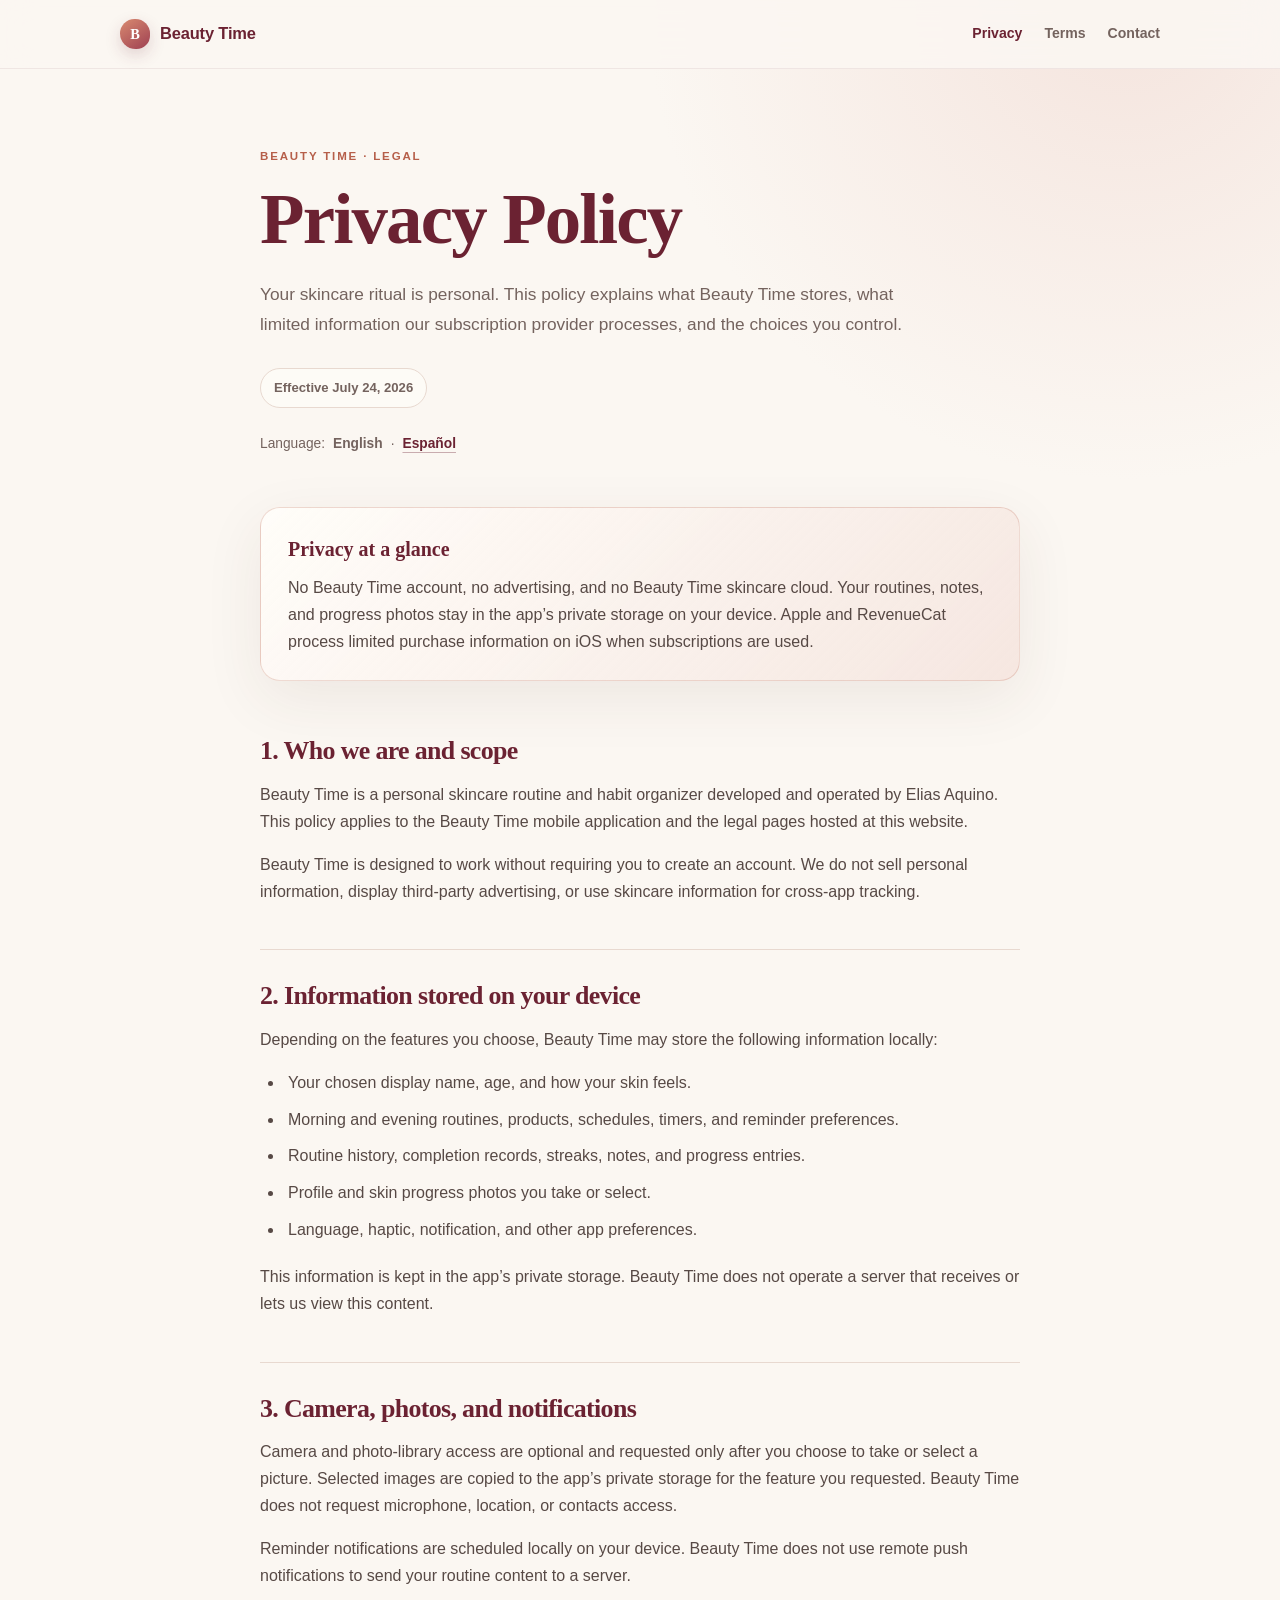
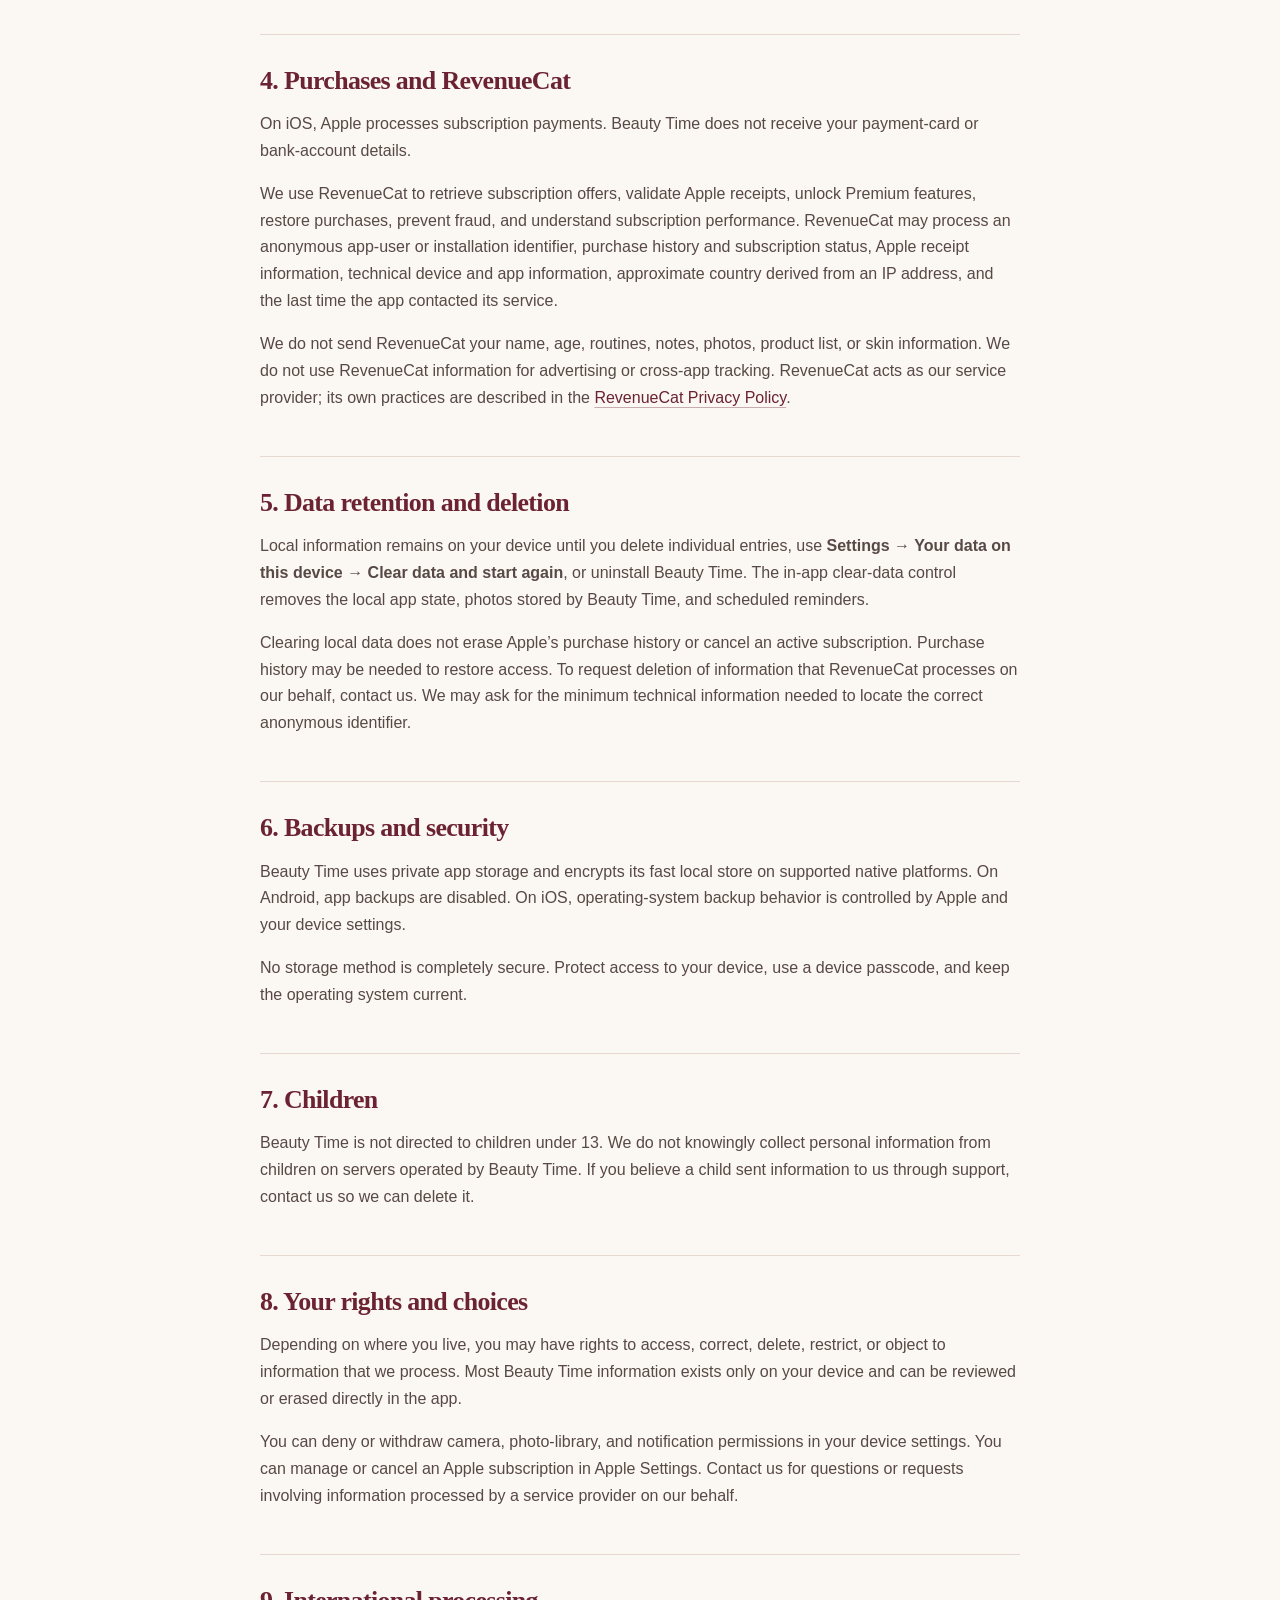
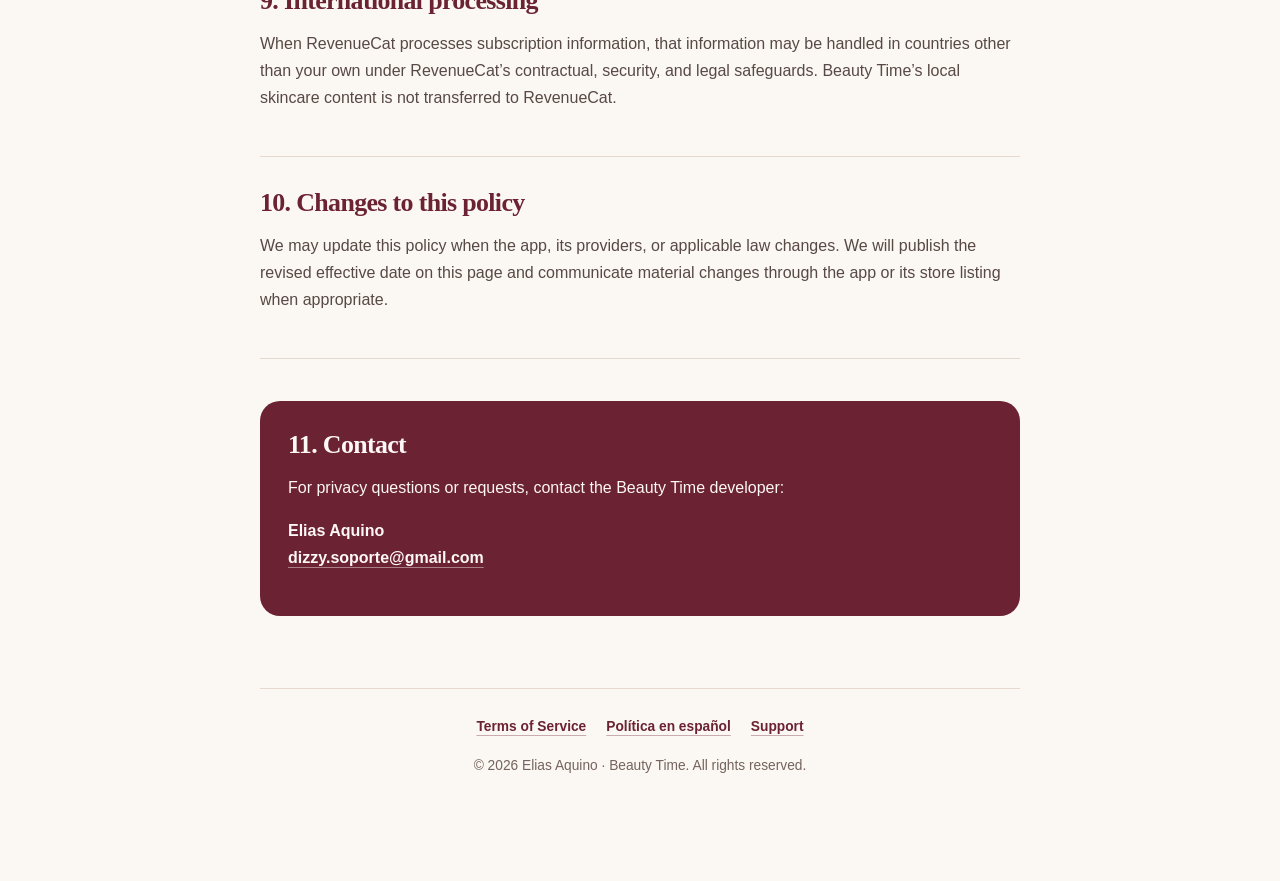
<file: index.html>
<!DOCTYPE html>
<html lang="en">
<head>
    <meta charset="UTF-8">
    <meta name="viewport" content="width=device-width, initial-scale=1.0">
    <meta name="description" content="Beauty Time Privacy Policy: learn how routines, photos, reminders, and subscription information are handled.">
    <meta name="theme-color" content="#fbf7f2">
    <meta property="og:title" content="Privacy Policy · Beauty Time">
    <meta property="og:description" content="Clear privacy for your personal skincare ritual.">
    <meta property="og:type" content="website">
    <link rel="canonical" href="https://draco163.github.io/Beauty-Time-Terms-Policy/">
    <title>Privacy Policy · Beauty Time</title>
    <link rel="stylesheet" href="style.css">
</head>
<body>
    <header class="site-header">
        <div class="header-inner">
            <a class="brand" href="index.html" aria-label="Beauty Time privacy">
                <span class="brand-mark" aria-hidden="true">B</span>
                <span>Beauty Time</span>
            </a>
            <nav class="site-nav" aria-label="Legal navigation">
                <a href="index.html" aria-current="page">Privacy</a>
                <a href="terms.html">Terms</a>
                <a class="optional-link" href="#contact">Contact</a>
            </nav>
        </div>
    </header>

    <main class="container">
        <span class="eyebrow">Beauty Time · Legal</span>
        <h1>Privacy Policy</h1>
        <p class="intro">Your skincare ritual is personal. This policy explains what Beauty Time stores, what limited information our subscription provider processes, and the choices you control.</p>
        <span class="last-updated">Effective July 24, 2026</span>
        <p class="language-switch">Language: <strong>English</strong> · <a href="privacy-es.html" hreflang="es">Español</a></p>

        <div class="summary">
            <strong>Privacy at a glance</strong>
            <p>No Beauty Time account, no advertising, and no Beauty Time skincare cloud. Your routines, notes, and progress photos stay in the app’s private storage on your device. Apple and RevenueCat process limited purchase information on iOS when subscriptions are used.</p>
        </div>

        <section>
            <h2>1. Who we are and scope</h2>
            <p>Beauty Time is a personal skincare routine and habit organizer developed and operated by Elias Aquino. This policy applies to the Beauty Time mobile application and the legal pages hosted at this website.</p>
            <p>Beauty Time is designed to work without requiring you to create an account. We do not sell personal information, display third-party advertising, or use skincare information for cross-app tracking.</p>
        </section>

        <section>
            <h2>2. Information stored on your device</h2>
            <p>Depending on the features you choose, Beauty Time may store the following information locally:</p>
            <ul>
                <li>Your chosen display name, age, and how your skin feels.</li>
                <li>Morning and evening routines, products, schedules, timers, and reminder preferences.</li>
                <li>Routine history, completion records, streaks, notes, and progress entries.</li>
                <li>Profile and skin progress photos you take or select.</li>
                <li>Language, haptic, notification, and other app preferences.</li>
            </ul>
            <p>This information is kept in the app’s private storage. Beauty Time does not operate a server that receives or lets us view this content.</p>
        </section>

        <section>
            <h2>3. Camera, photos, and notifications</h2>
            <p>Camera and photo-library access are optional and requested only after you choose to take or select a picture. Selected images are copied to the app’s private storage for the feature you requested. Beauty Time does not request microphone, location, or contacts access.</p>
            <p>Reminder notifications are scheduled locally on your device. Beauty Time does not use remote push notifications to send your routine content to a server.</p>
        </section>

        <section>
            <h2>4. Purchases and RevenueCat</h2>
            <p>On iOS, Apple processes subscription payments. Beauty Time does not receive your payment-card or bank-account details.</p>
            <p>We use RevenueCat to retrieve subscription offers, validate Apple receipts, unlock Premium features, restore purchases, prevent fraud, and understand subscription performance. RevenueCat may process an anonymous app-user or installation identifier, purchase history and subscription status, Apple receipt information, technical device and app information, approximate country derived from an IP address, and the last time the app contacted its service.</p>
            <p>We do not send RevenueCat your name, age, routines, notes, photos, product list, or skin information. We do not use RevenueCat information for advertising or cross-app tracking. RevenueCat acts as our service provider; its own practices are described in the <a href="https://www.revenuecat.com/privacy/" rel="noopener noreferrer">RevenueCat Privacy Policy</a>.</p>
        </section>

        <section>
            <h2>5. Data retention and deletion</h2>
            <p>Local information remains on your device until you delete individual entries, use <strong>Settings → Your data on this device → Clear data and start again</strong>, or uninstall Beauty Time. The in-app clear-data control removes the local app state, photos stored by Beauty Time, and scheduled reminders.</p>
            <p>Clearing local data does not erase Apple’s purchase history or cancel an active subscription. Purchase history may be needed to restore access. To request deletion of information that RevenueCat processes on our behalf, contact us. We may ask for the minimum technical information needed to locate the correct anonymous identifier.</p>
        </section>

        <section>
            <h2>6. Backups and security</h2>
            <p>Beauty Time uses private app storage and encrypts its fast local store on supported native platforms. On Android, app backups are disabled. On iOS, operating-system backup behavior is controlled by Apple and your device settings.</p>
            <p>No storage method is completely secure. Protect access to your device, use a device passcode, and keep the operating system current.</p>
        </section>

        <section>
            <h2>7. Children</h2>
            <p>Beauty Time is not directed to children under 13. We do not knowingly collect personal information from children on servers operated by Beauty Time. If you believe a child sent information to us through support, contact us so we can delete it.</p>
        </section>

        <section>
            <h2>8. Your rights and choices</h2>
            <p>Depending on where you live, you may have rights to access, correct, delete, restrict, or object to information that we process. Most Beauty Time information exists only on your device and can be reviewed or erased directly in the app.</p>
            <p>You can deny or withdraw camera, photo-library, and notification permissions in your device settings. You can manage or cancel an Apple subscription in Apple Settings. Contact us for questions or requests involving information processed by a service provider on our behalf.</p>
        </section>

        <section>
            <h2>9. International processing</h2>
            <p>When RevenueCat processes subscription information, that information may be handled in countries other than your own under RevenueCat’s contractual, security, and legal safeguards. Beauty Time’s local skincare content is not transferred to RevenueCat.</p>
        </section>

        <section>
            <h2>10. Changes to this policy</h2>
            <p>We may update this policy when the app, its providers, or applicable law changes. We will publish the revised effective date on this page and communicate material changes through the app or its store listing when appropriate.</p>
        </section>

        <section class="contact-card" id="contact">
            <h2>11. Contact</h2>
            <p>For privacy questions or requests, contact the Beauty Time developer:</p>
            <p><strong>Elias Aquino</strong><br><a href="mailto:dizzy.soporte@gmail.com">dizzy.soporte@gmail.com</a></p>
        </section>

        <footer class="footer">
            <div class="footer-links">
                <a href="terms.html">Terms of Service</a>
                <a href="privacy-es.html" hreflang="es">Política en español</a>
                <a href="mailto:dizzy.soporte@gmail.com">Support</a>
            </div>
            <p>&copy; 2026 Elias Aquino · Beauty Time. All rights reserved.</p>
        </footer>
    </main>
</body>
</html>
</file>
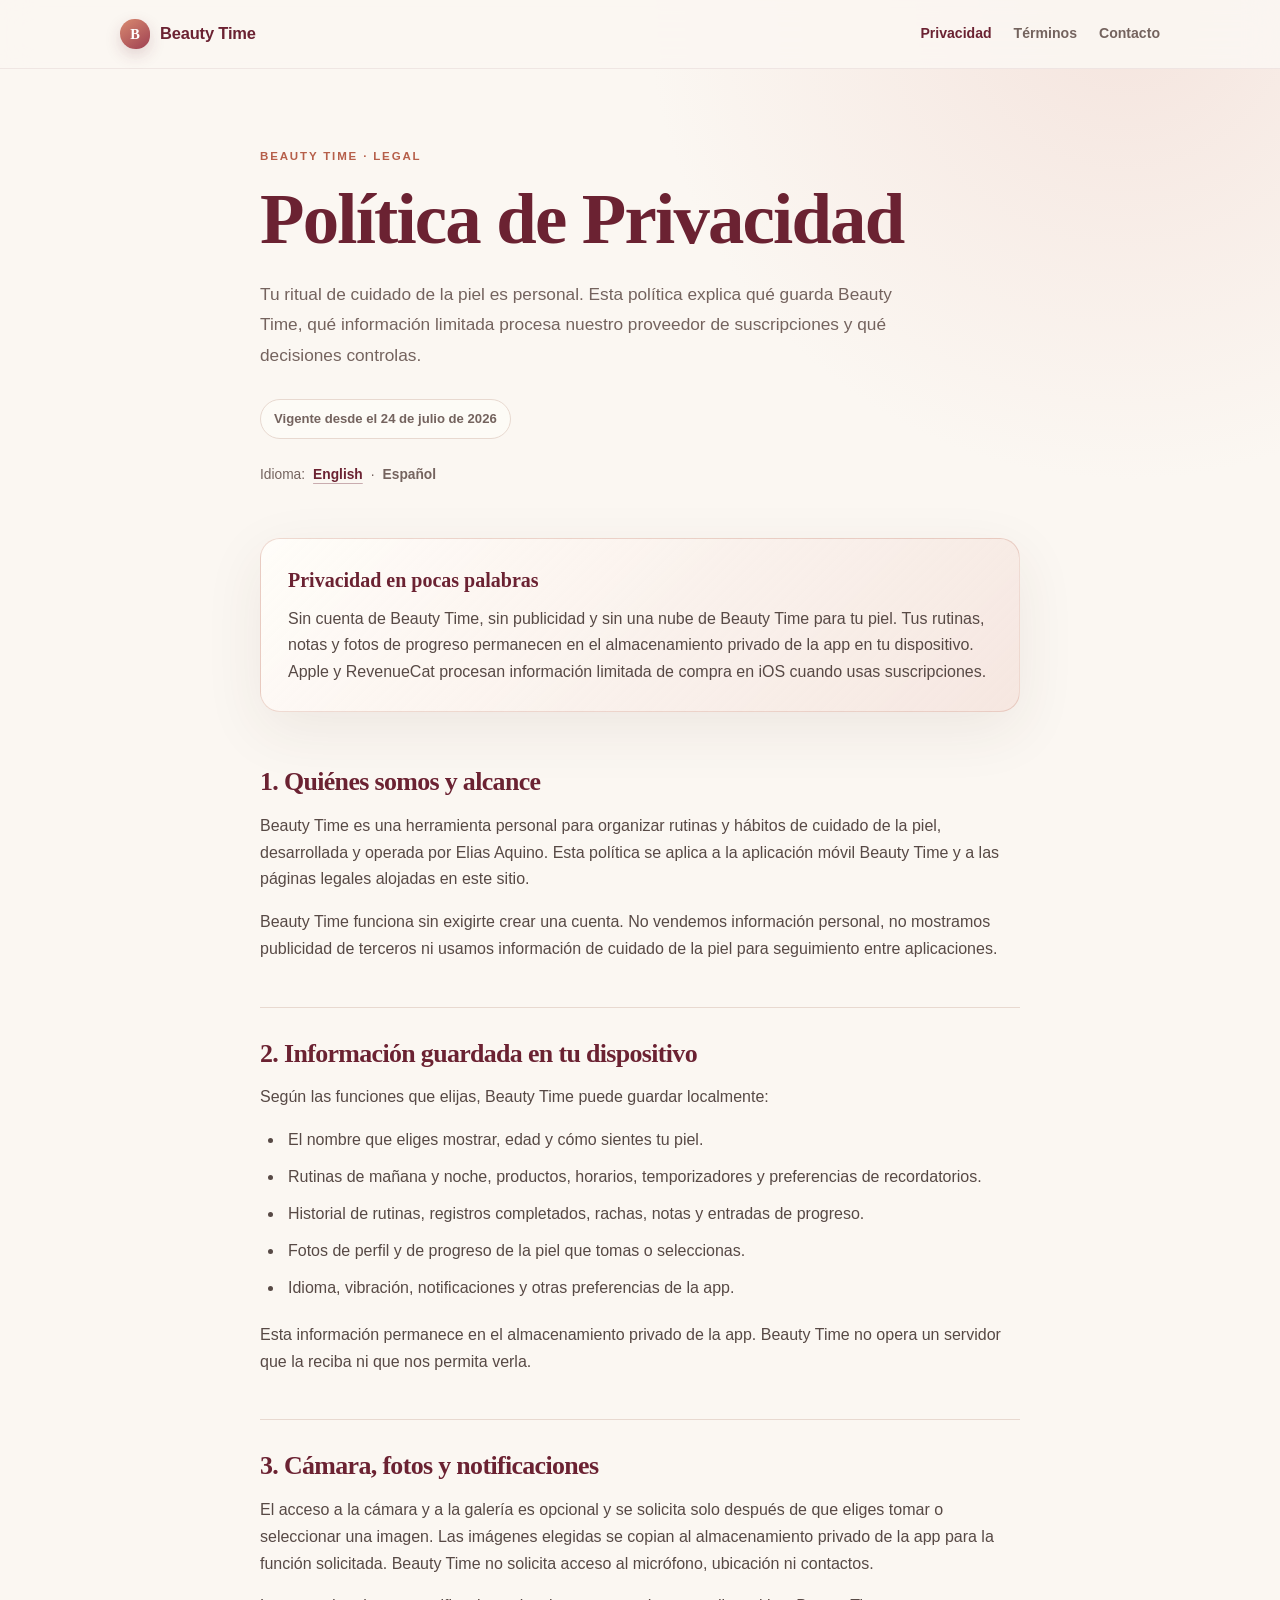
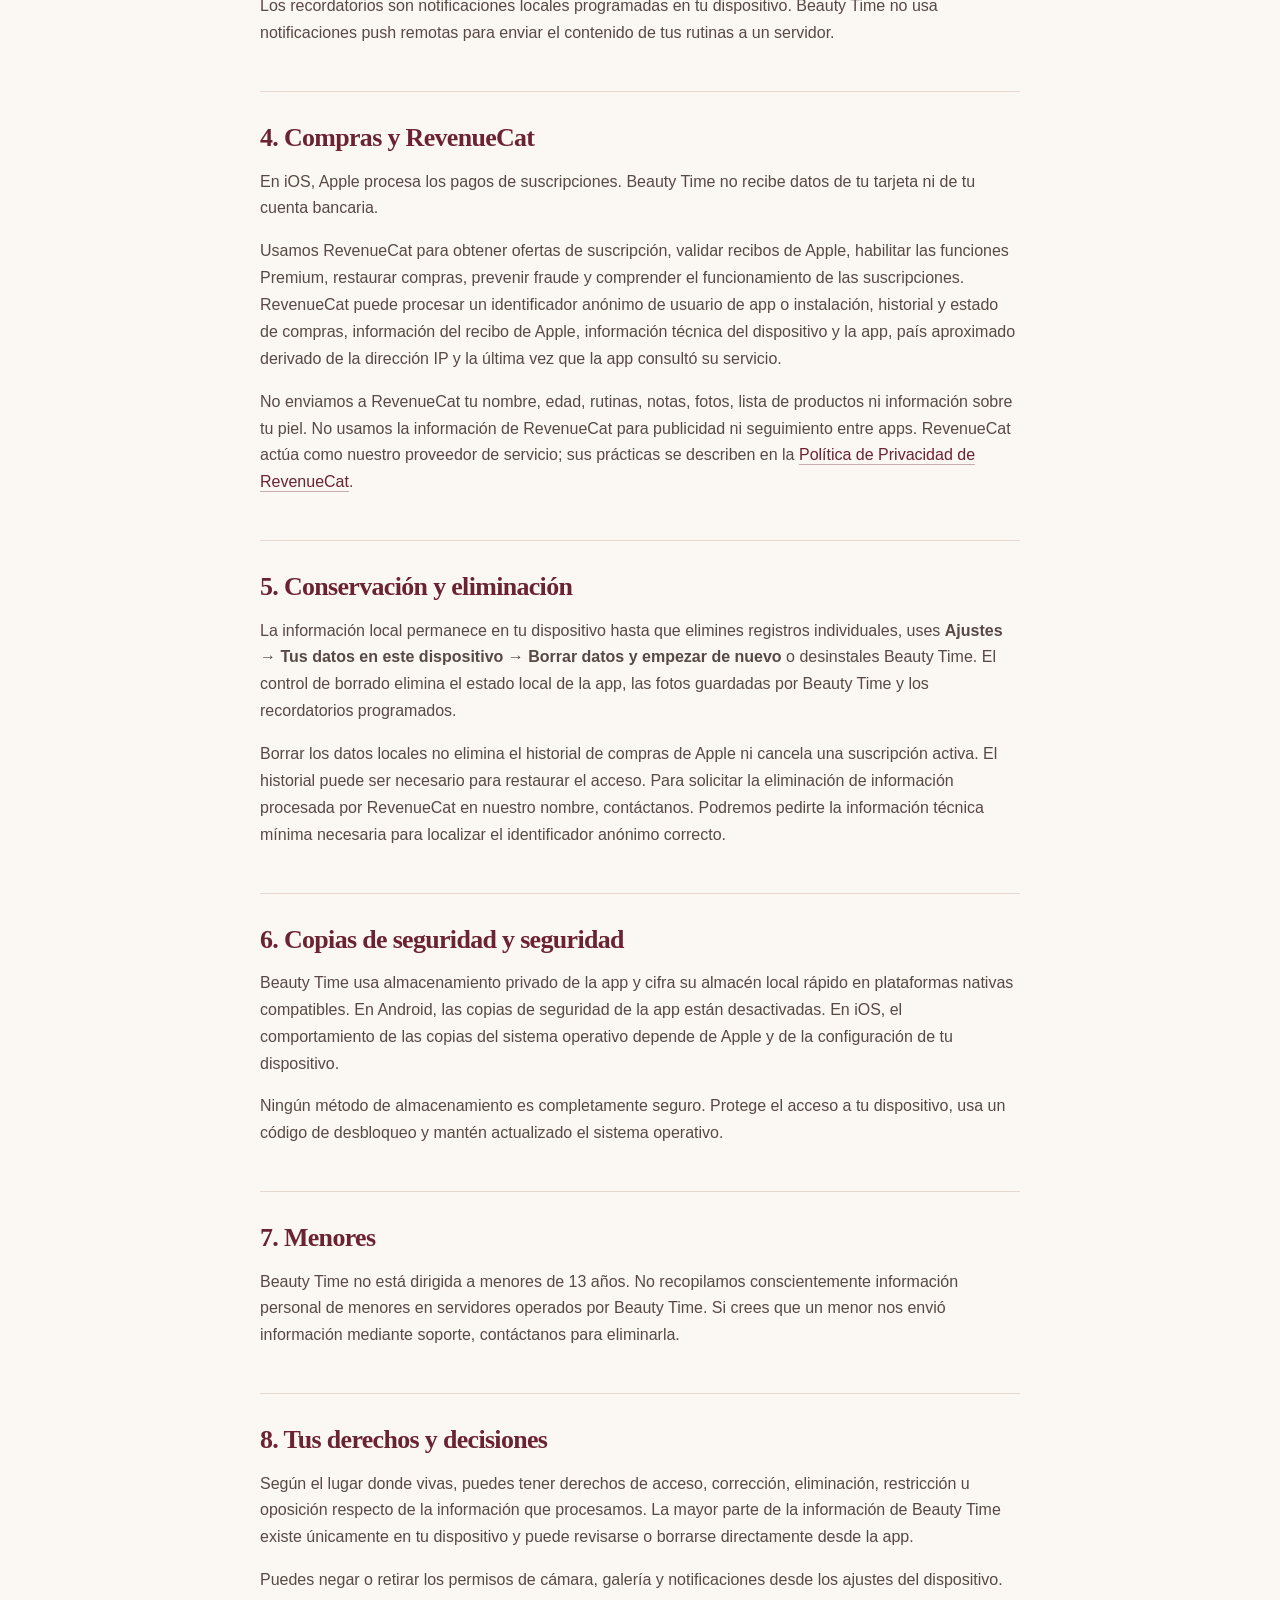
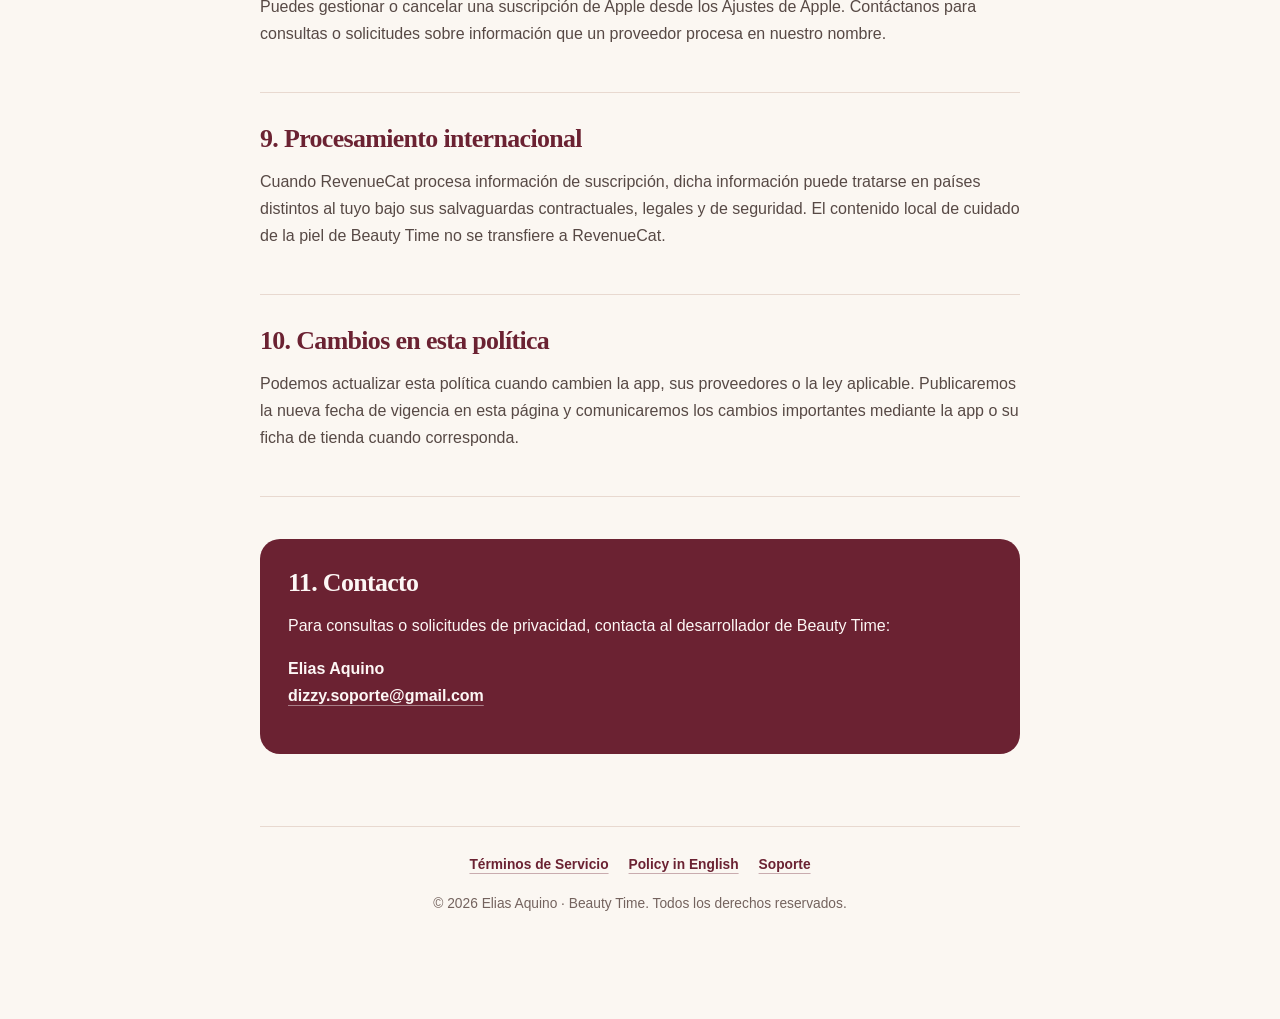
<file: privacy-es.html>
<!DOCTYPE html>
<html lang="es">
<head>
    <meta charset="UTF-8">
    <meta name="viewport" content="width=device-width, initial-scale=1.0">
    <meta name="description" content="Política de Privacidad de Beauty Time: cómo se tratan tus rutinas, fotos, recordatorios y compras.">
    <meta name="theme-color" content="#fbf7f2">
    <meta property="og:title" content="Política de Privacidad · Beauty Time">
    <meta property="og:description" content="Privacidad clara para tu ritual personal de cuidado de la piel.">
    <meta property="og:type" content="website">
    <link rel="canonical" href="https://draco163.github.io/Beauty-Time-Terms-Policy/privacy-es.html">
    <title>Política de Privacidad · Beauty Time</title>
    <link rel="stylesheet" href="style.css">
</head>
<body>
    <header class="site-header">
        <div class="header-inner">
            <a class="brand" href="privacy-es.html" aria-label="Privacidad de Beauty Time">
                <span class="brand-mark" aria-hidden="true">B</span>
                <span>Beauty Time</span>
            </a>
            <nav class="site-nav" aria-label="Navegación legal">
                <a href="privacy-es.html" aria-current="page">Privacidad</a>
                <a href="terms-es.html">Términos</a>
                <a class="optional-link" href="#contacto">Contacto</a>
            </nav>
        </div>
    </header>

    <main class="container">
        <span class="eyebrow">Beauty Time · Legal</span>
        <h1>Política de Privacidad</h1>
        <p class="intro">Tu ritual de cuidado de la piel es personal. Esta política explica qué guarda Beauty Time, qué información limitada procesa nuestro proveedor de suscripciones y qué decisiones controlas.</p>
        <span class="last-updated">Vigente desde el 24 de julio de 2026</span>
        <p class="language-switch">Idioma: <a href="index.html" hreflang="en">English</a> · <strong>Español</strong></p>

        <div class="summary">
            <strong>Privacidad en pocas palabras</strong>
            <p>Sin cuenta de Beauty Time, sin publicidad y sin una nube de Beauty Time para tu piel. Tus rutinas, notas y fotos de progreso permanecen en el almacenamiento privado de la app en tu dispositivo. Apple y RevenueCat procesan información limitada de compra en iOS cuando usas suscripciones.</p>
        </div>

        <section>
            <h2>1. Quiénes somos y alcance</h2>
            <p>Beauty Time es una herramienta personal para organizar rutinas y hábitos de cuidado de la piel, desarrollada y operada por Elias Aquino. Esta política se aplica a la aplicación móvil Beauty Time y a las páginas legales alojadas en este sitio.</p>
            <p>Beauty Time funciona sin exigirte crear una cuenta. No vendemos información personal, no mostramos publicidad de terceros ni usamos información de cuidado de la piel para seguimiento entre aplicaciones.</p>
        </section>

        <section>
            <h2>2. Información guardada en tu dispositivo</h2>
            <p>Según las funciones que elijas, Beauty Time puede guardar localmente:</p>
            <ul>
                <li>El nombre que eliges mostrar, edad y cómo sientes tu piel.</li>
                <li>Rutinas de mañana y noche, productos, horarios, temporizadores y preferencias de recordatorios.</li>
                <li>Historial de rutinas, registros completados, rachas, notas y entradas de progreso.</li>
                <li>Fotos de perfil y de progreso de la piel que tomas o seleccionas.</li>
                <li>Idioma, vibración, notificaciones y otras preferencias de la app.</li>
            </ul>
            <p>Esta información permanece en el almacenamiento privado de la app. Beauty Time no opera un servidor que la reciba ni que nos permita verla.</p>
        </section>

        <section>
            <h2>3. Cámara, fotos y notificaciones</h2>
            <p>El acceso a la cámara y a la galería es opcional y se solicita solo después de que eliges tomar o seleccionar una imagen. Las imágenes elegidas se copian al almacenamiento privado de la app para la función solicitada. Beauty Time no solicita acceso al micrófono, ubicación ni contactos.</p>
            <p>Los recordatorios son notificaciones locales programadas en tu dispositivo. Beauty Time no usa notificaciones push remotas para enviar el contenido de tus rutinas a un servidor.</p>
        </section>

        <section>
            <h2>4. Compras y RevenueCat</h2>
            <p>En iOS, Apple procesa los pagos de suscripciones. Beauty Time no recibe datos de tu tarjeta ni de tu cuenta bancaria.</p>
            <p>Usamos RevenueCat para obtener ofertas de suscripción, validar recibos de Apple, habilitar las funciones Premium, restaurar compras, prevenir fraude y comprender el funcionamiento de las suscripciones. RevenueCat puede procesar un identificador anónimo de usuario de app o instalación, historial y estado de compras, información del recibo de Apple, información técnica del dispositivo y la app, país aproximado derivado de la dirección IP y la última vez que la app consultó su servicio.</p>
            <p>No enviamos a RevenueCat tu nombre, edad, rutinas, notas, fotos, lista de productos ni información sobre tu piel. No usamos la información de RevenueCat para publicidad ni seguimiento entre apps. RevenueCat actúa como nuestro proveedor de servicio; sus prácticas se describen en la <a href="https://www.revenuecat.com/privacy/" rel="noopener noreferrer">Política de Privacidad de RevenueCat</a>.</p>
        </section>

        <section>
            <h2>5. Conservación y eliminación</h2>
            <p>La información local permanece en tu dispositivo hasta que elimines registros individuales, uses <strong>Ajustes → Tus datos en este dispositivo → Borrar datos y empezar de nuevo</strong> o desinstales Beauty Time. El control de borrado elimina el estado local de la app, las fotos guardadas por Beauty Time y los recordatorios programados.</p>
            <p>Borrar los datos locales no elimina el historial de compras de Apple ni cancela una suscripción activa. El historial puede ser necesario para restaurar el acceso. Para solicitar la eliminación de información procesada por RevenueCat en nuestro nombre, contáctanos. Podremos pedirte la información técnica mínima necesaria para localizar el identificador anónimo correcto.</p>
        </section>

        <section>
            <h2>6. Copias de seguridad y seguridad</h2>
            <p>Beauty Time usa almacenamiento privado de la app y cifra su almacén local rápido en plataformas nativas compatibles. En Android, las copias de seguridad de la app están desactivadas. En iOS, el comportamiento de las copias del sistema operativo depende de Apple y de la configuración de tu dispositivo.</p>
            <p>Ningún método de almacenamiento es completamente seguro. Protege el acceso a tu dispositivo, usa un código de desbloqueo y mantén actualizado el sistema operativo.</p>
        </section>

        <section>
            <h2>7. Menores</h2>
            <p>Beauty Time no está dirigida a menores de 13 años. No recopilamos conscientemente información personal de menores en servidores operados por Beauty Time. Si crees que un menor nos envió información mediante soporte, contáctanos para eliminarla.</p>
        </section>

        <section>
            <h2>8. Tus derechos y decisiones</h2>
            <p>Según el lugar donde vivas, puedes tener derechos de acceso, corrección, eliminación, restricción u oposición respecto de la información que procesamos. La mayor parte de la información de Beauty Time existe únicamente en tu dispositivo y puede revisarse o borrarse directamente desde la app.</p>
            <p>Puedes negar o retirar los permisos de cámara, galería y notificaciones desde los ajustes del dispositivo. Puedes gestionar o cancelar una suscripción de Apple desde los Ajustes de Apple. Contáctanos para consultas o solicitudes sobre información que un proveedor procesa en nuestro nombre.</p>
        </section>

        <section>
            <h2>9. Procesamiento internacional</h2>
            <p>Cuando RevenueCat procesa información de suscripción, dicha información puede tratarse en países distintos al tuyo bajo sus salvaguardas contractuales, legales y de seguridad. El contenido local de cuidado de la piel de Beauty Time no se transfiere a RevenueCat.</p>
        </section>

        <section>
            <h2>10. Cambios en esta política</h2>
            <p>Podemos actualizar esta política cuando cambien la app, sus proveedores o la ley aplicable. Publicaremos la nueva fecha de vigencia en esta página y comunicaremos los cambios importantes mediante la app o su ficha de tienda cuando corresponda.</p>
        </section>

        <section class="contact-card" id="contacto">
            <h2>11. Contacto</h2>
            <p>Para consultas o solicitudes de privacidad, contacta al desarrollador de Beauty Time:</p>
            <p><strong>Elias Aquino</strong><br><a href="mailto:dizzy.soporte@gmail.com">dizzy.soporte@gmail.com</a></p>
        </section>

        <footer class="footer">
            <div class="footer-links">
                <a href="terms-es.html">Términos de Servicio</a>
                <a href="index.html" hreflang="en">Policy in English</a>
                <a href="mailto:dizzy.soporte@gmail.com">Soporte</a>
            </div>
            <p>&copy; 2026 Elias Aquino · Beauty Time. Todos los derechos reservados.</p>
        </footer>
    </main>
</body>
</html>
</file>
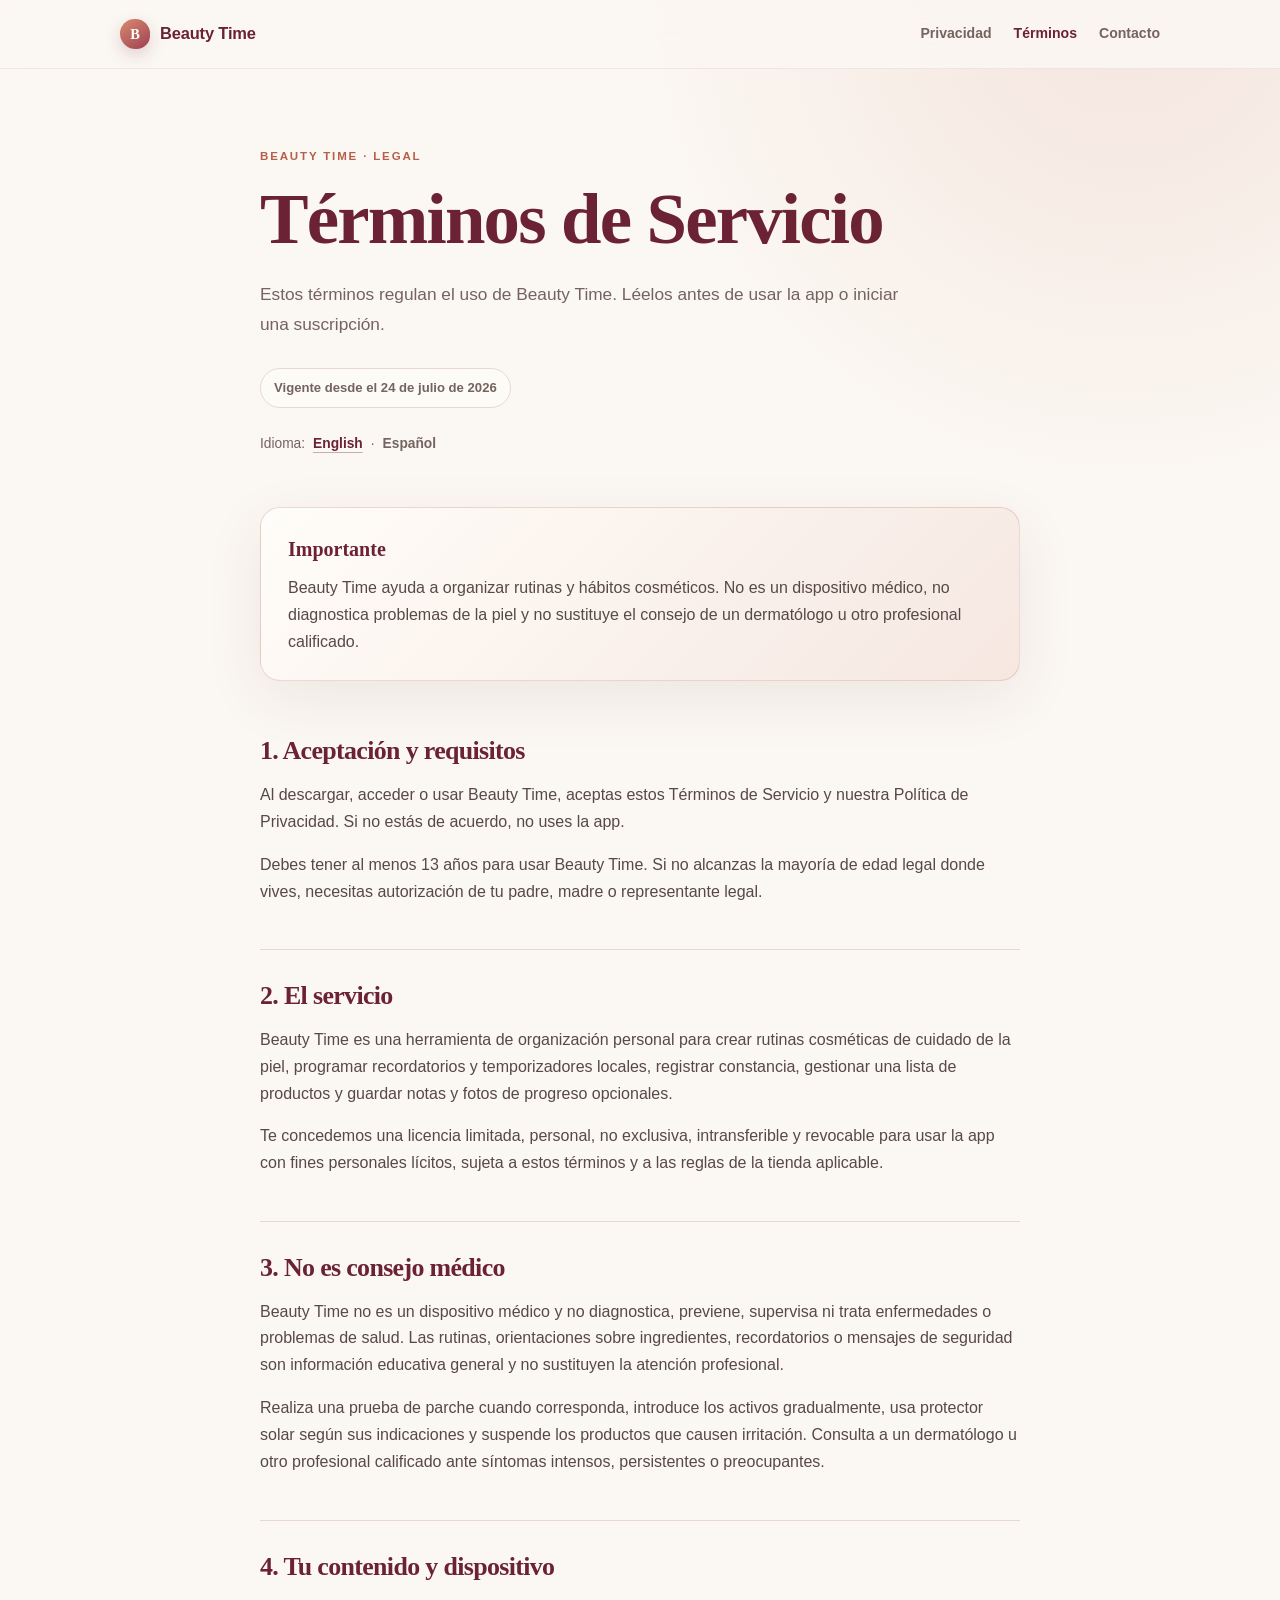
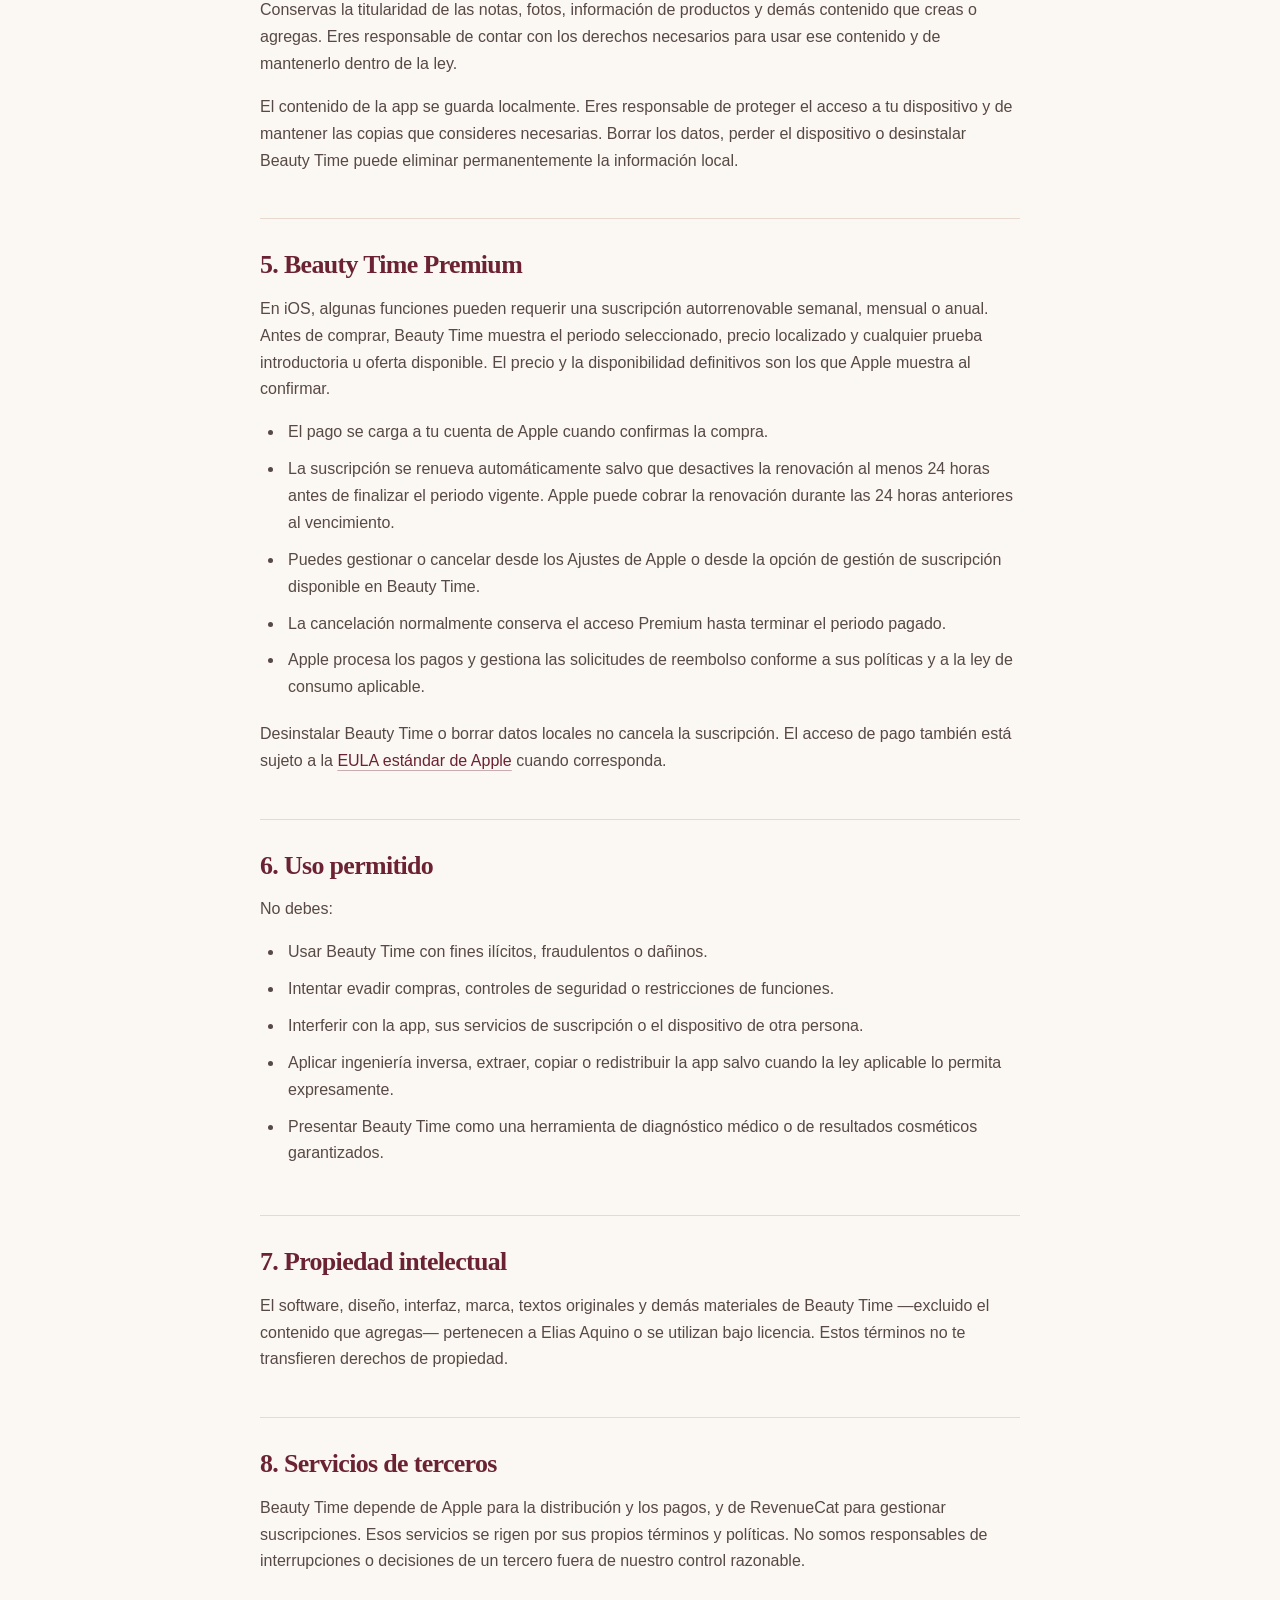
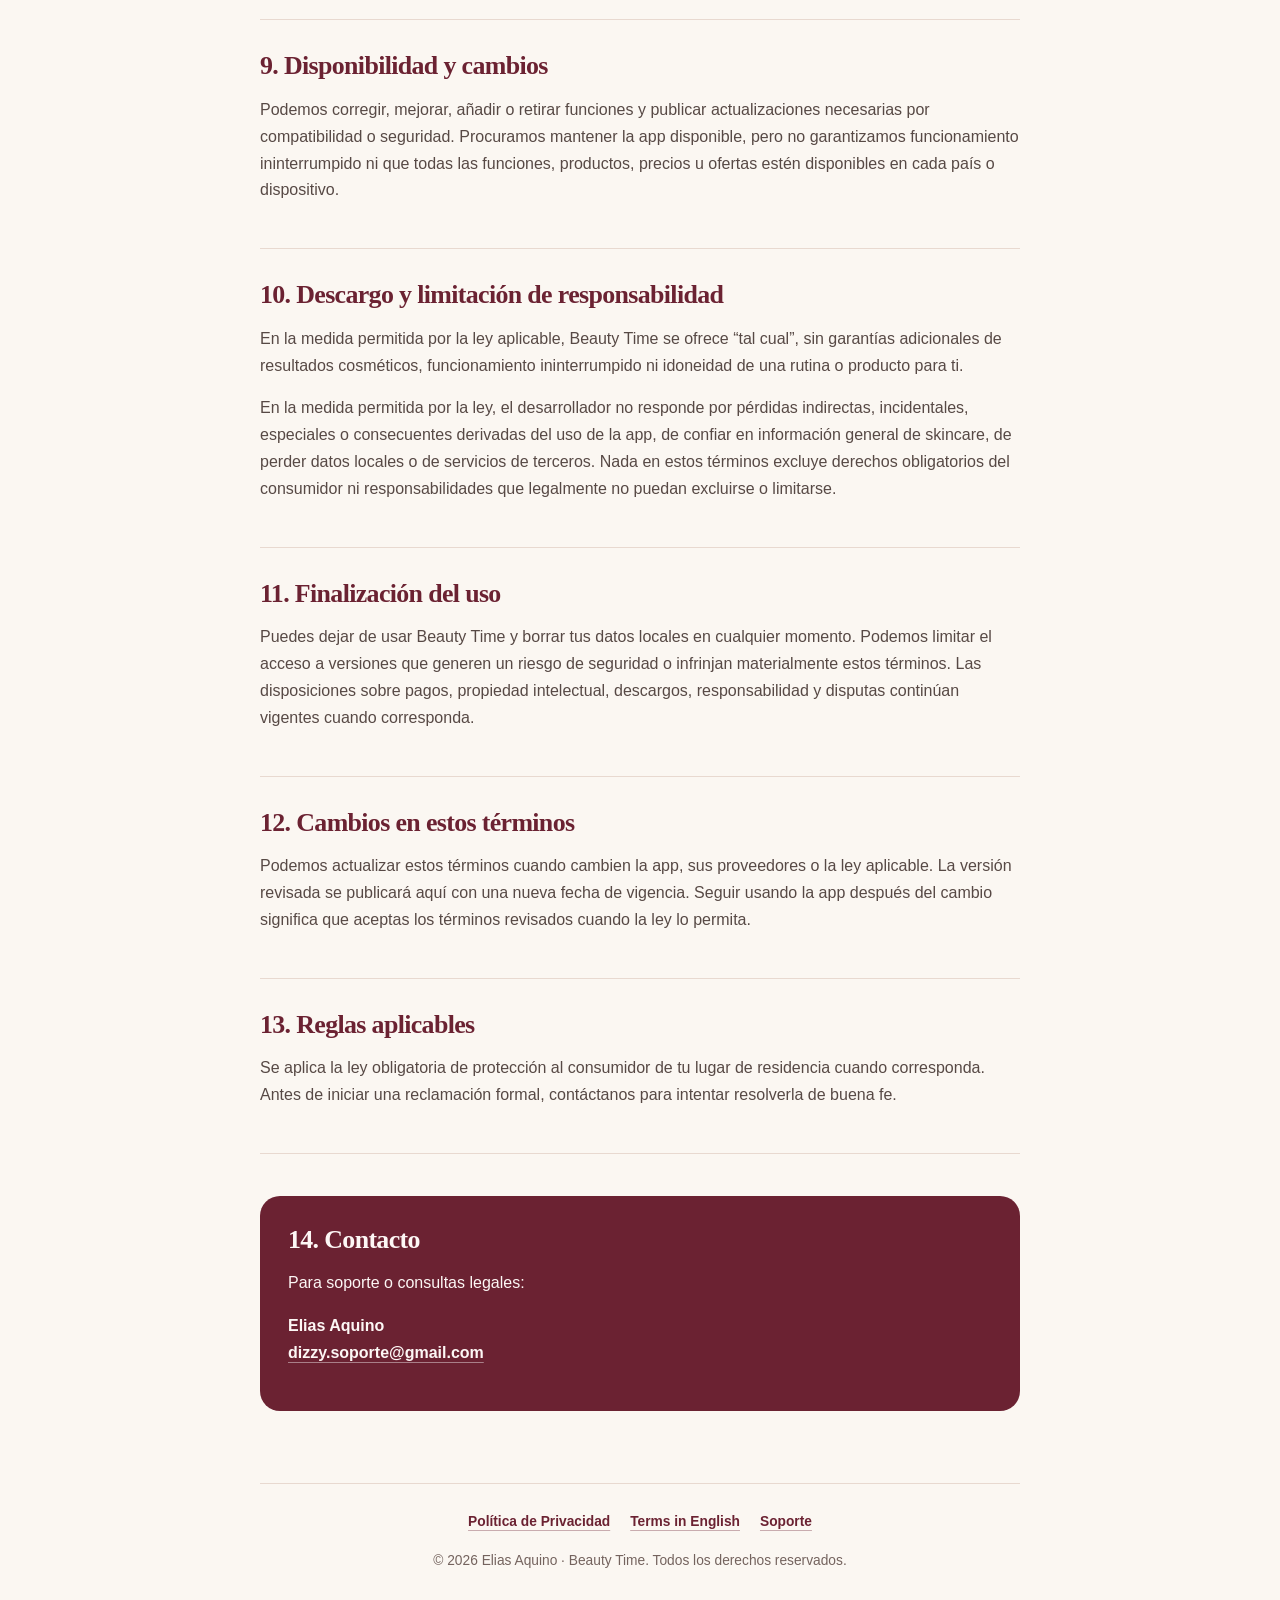
<file: terms-es.html>
<!DOCTYPE html>
<html lang="es">
<head>
    <meta charset="UTF-8">
    <meta name="viewport" content="width=device-width, initial-scale=1.0">
    <meta name="description" content="Términos de Servicio de Beauty Time, incluidos uso permitido, suscripciones, contenido local y seguridad de la piel.">
    <meta name="theme-color" content="#fbf7f2">
    <meta property="og:title" content="Términos de Servicio · Beauty Time">
    <meta property="og:description" content="Los términos que regulan el uso de Beauty Time.">
    <meta property="og:type" content="website">
    <link rel="canonical" href="https://draco163.github.io/Beauty-Time-Terms-Policy/terms-es.html">
    <title>Términos de Servicio · Beauty Time</title>
    <link rel="stylesheet" href="style.css">
</head>
<body>
    <header class="site-header">
        <div class="header-inner">
            <a class="brand" href="privacy-es.html" aria-label="Privacidad de Beauty Time">
                <span class="brand-mark" aria-hidden="true">B</span>
                <span>Beauty Time</span>
            </a>
            <nav class="site-nav" aria-label="Navegación legal">
                <a href="privacy-es.html">Privacidad</a>
                <a href="terms-es.html" aria-current="page">Términos</a>
                <a class="optional-link" href="#contacto">Contacto</a>
            </nav>
        </div>
    </header>

    <main class="container">
        <span class="eyebrow">Beauty Time · Legal</span>
        <h1>Términos de Servicio</h1>
        <p class="intro">Estos términos regulan el uso de Beauty Time. Léelos antes de usar la app o iniciar una suscripción.</p>
        <span class="last-updated">Vigente desde el 24 de julio de 2026</span>
        <p class="language-switch">Idioma: <a href="terms.html" hreflang="en">English</a> · <strong>Español</strong></p>

        <div class="summary">
            <strong>Importante</strong>
            <p>Beauty Time ayuda a organizar rutinas y hábitos cosméticos. No es un dispositivo médico, no diagnostica problemas de la piel y no sustituye el consejo de un dermatólogo u otro profesional calificado.</p>
        </div>

        <section>
            <h2>1. Aceptación y requisitos</h2>
            <p>Al descargar, acceder o usar Beauty Time, aceptas estos Términos de Servicio y nuestra Política de Privacidad. Si no estás de acuerdo, no uses la app.</p>
            <p>Debes tener al menos 13 años para usar Beauty Time. Si no alcanzas la mayoría de edad legal donde vives, necesitas autorización de tu padre, madre o representante legal.</p>
        </section>

        <section>
            <h2>2. El servicio</h2>
            <p>Beauty Time es una herramienta de organización personal para crear rutinas cosméticas de cuidado de la piel, programar recordatorios y temporizadores locales, registrar constancia, gestionar una lista de productos y guardar notas y fotos de progreso opcionales.</p>
            <p>Te concedemos una licencia limitada, personal, no exclusiva, intransferible y revocable para usar la app con fines personales lícitos, sujeta a estos términos y a las reglas de la tienda aplicable.</p>
        </section>

        <section>
            <h2>3. No es consejo médico</h2>
            <p>Beauty Time no es un dispositivo médico y no diagnostica, previene, supervisa ni trata enfermedades o problemas de salud. Las rutinas, orientaciones sobre ingredientes, recordatorios o mensajes de seguridad son información educativa general y no sustituyen la atención profesional.</p>
            <p>Realiza una prueba de parche cuando corresponda, introduce los activos gradualmente, usa protector solar según sus indicaciones y suspende los productos que causen irritación. Consulta a un dermatólogo u otro profesional calificado ante síntomas intensos, persistentes o preocupantes.</p>
        </section>

        <section>
            <h2>4. Tu contenido y dispositivo</h2>
            <p>Conservas la titularidad de las notas, fotos, información de productos y demás contenido que creas o agregas. Eres responsable de contar con los derechos necesarios para usar ese contenido y de mantenerlo dentro de la ley.</p>
            <p>El contenido de la app se guarda localmente. Eres responsable de proteger el acceso a tu dispositivo y de mantener las copias que consideres necesarias. Borrar los datos, perder el dispositivo o desinstalar Beauty Time puede eliminar permanentemente la información local.</p>
        </section>

        <section>
            <h2>5. Beauty Time Premium</h2>
            <p>En iOS, algunas funciones pueden requerir una suscripción autorrenovable semanal, mensual o anual. Antes de comprar, Beauty Time muestra el periodo seleccionado, precio localizado y cualquier prueba introductoria u oferta disponible. El precio y la disponibilidad definitivos son los que Apple muestra al confirmar.</p>
            <ul>
                <li>El pago se carga a tu cuenta de Apple cuando confirmas la compra.</li>
                <li>La suscripción se renueva automáticamente salvo que desactives la renovación al menos 24 horas antes de finalizar el periodo vigente. Apple puede cobrar la renovación durante las 24 horas anteriores al vencimiento.</li>
                <li>Puedes gestionar o cancelar desde los Ajustes de Apple o desde la opción de gestión de suscripción disponible en Beauty Time.</li>
                <li>La cancelación normalmente conserva el acceso Premium hasta terminar el periodo pagado.</li>
                <li>Apple procesa los pagos y gestiona las solicitudes de reembolso conforme a sus políticas y a la ley de consumo aplicable.</li>
            </ul>
            <p>Desinstalar Beauty Time o borrar datos locales no cancela la suscripción. El acceso de pago también está sujeto a la <a href="https://www.apple.com/legal/internet-services/itunes/dev/stdeula/" rel="noopener noreferrer">EULA estándar de Apple</a> cuando corresponda.</p>
        </section>

        <section>
            <h2>6. Uso permitido</h2>
            <p>No debes:</p>
            <ul>
                <li>Usar Beauty Time con fines ilícitos, fraudulentos o dañinos.</li>
                <li>Intentar evadir compras, controles de seguridad o restricciones de funciones.</li>
                <li>Interferir con la app, sus servicios de suscripción o el dispositivo de otra persona.</li>
                <li>Aplicar ingeniería inversa, extraer, copiar o redistribuir la app salvo cuando la ley aplicable lo permita expresamente.</li>
                <li>Presentar Beauty Time como una herramienta de diagnóstico médico o de resultados cosméticos garantizados.</li>
            </ul>
        </section>

        <section>
            <h2>7. Propiedad intelectual</h2>
            <p>El software, diseño, interfaz, marca, textos originales y demás materiales de Beauty Time —excluido el contenido que agregas— pertenecen a Elias Aquino o se utilizan bajo licencia. Estos términos no te transfieren derechos de propiedad.</p>
        </section>

        <section>
            <h2>8. Servicios de terceros</h2>
            <p>Beauty Time depende de Apple para la distribución y los pagos, y de RevenueCat para gestionar suscripciones. Esos servicios se rigen por sus propios términos y políticas. No somos responsables de interrupciones o decisiones de un tercero fuera de nuestro control razonable.</p>
        </section>

        <section>
            <h2>9. Disponibilidad y cambios</h2>
            <p>Podemos corregir, mejorar, añadir o retirar funciones y publicar actualizaciones necesarias por compatibilidad o seguridad. Procuramos mantener la app disponible, pero no garantizamos funcionamiento ininterrumpido ni que todas las funciones, productos, precios u ofertas estén disponibles en cada país o dispositivo.</p>
        </section>

        <section>
            <h2>10. Descargo y limitación de responsabilidad</h2>
            <p>En la medida permitida por la ley aplicable, Beauty Time se ofrece “tal cual”, sin garantías adicionales de resultados cosméticos, funcionamiento ininterrumpido ni idoneidad de una rutina o producto para ti.</p>
            <p>En la medida permitida por la ley, el desarrollador no responde por pérdidas indirectas, incidentales, especiales o consecuentes derivadas del uso de la app, de confiar en información general de skincare, de perder datos locales o de servicios de terceros. Nada en estos términos excluye derechos obligatorios del consumidor ni responsabilidades que legalmente no puedan excluirse o limitarse.</p>
        </section>

        <section>
            <h2>11. Finalización del uso</h2>
            <p>Puedes dejar de usar Beauty Time y borrar tus datos locales en cualquier momento. Podemos limitar el acceso a versiones que generen un riesgo de seguridad o infrinjan materialmente estos términos. Las disposiciones sobre pagos, propiedad intelectual, descargos, responsabilidad y disputas continúan vigentes cuando corresponda.</p>
        </section>

        <section>
            <h2>12. Cambios en estos términos</h2>
            <p>Podemos actualizar estos términos cuando cambien la app, sus proveedores o la ley aplicable. La versión revisada se publicará aquí con una nueva fecha de vigencia. Seguir usando la app después del cambio significa que aceptas los términos revisados cuando la ley lo permita.</p>
        </section>

        <section>
            <h2>13. Reglas aplicables</h2>
            <p>Se aplica la ley obligatoria de protección al consumidor de tu lugar de residencia cuando corresponda. Antes de iniciar una reclamación formal, contáctanos para intentar resolverla de buena fe.</p>
        </section>

        <section class="contact-card" id="contacto">
            <h2>14. Contacto</h2>
            <p>Para soporte o consultas legales:</p>
            <p><strong>Elias Aquino</strong><br><a href="mailto:dizzy.soporte@gmail.com">dizzy.soporte@gmail.com</a></p>
        </section>

        <footer class="footer">
            <div class="footer-links">
                <a href="privacy-es.html">Política de Privacidad</a>
                <a href="terms.html" hreflang="en">Terms in English</a>
                <a href="mailto:dizzy.soporte@gmail.com">Soporte</a>
            </div>
            <p>&copy; 2026 Elias Aquino · Beauty Time. Todos los derechos reservados.</p>
        </footer>
    </main>
</body>
</html>
</file>
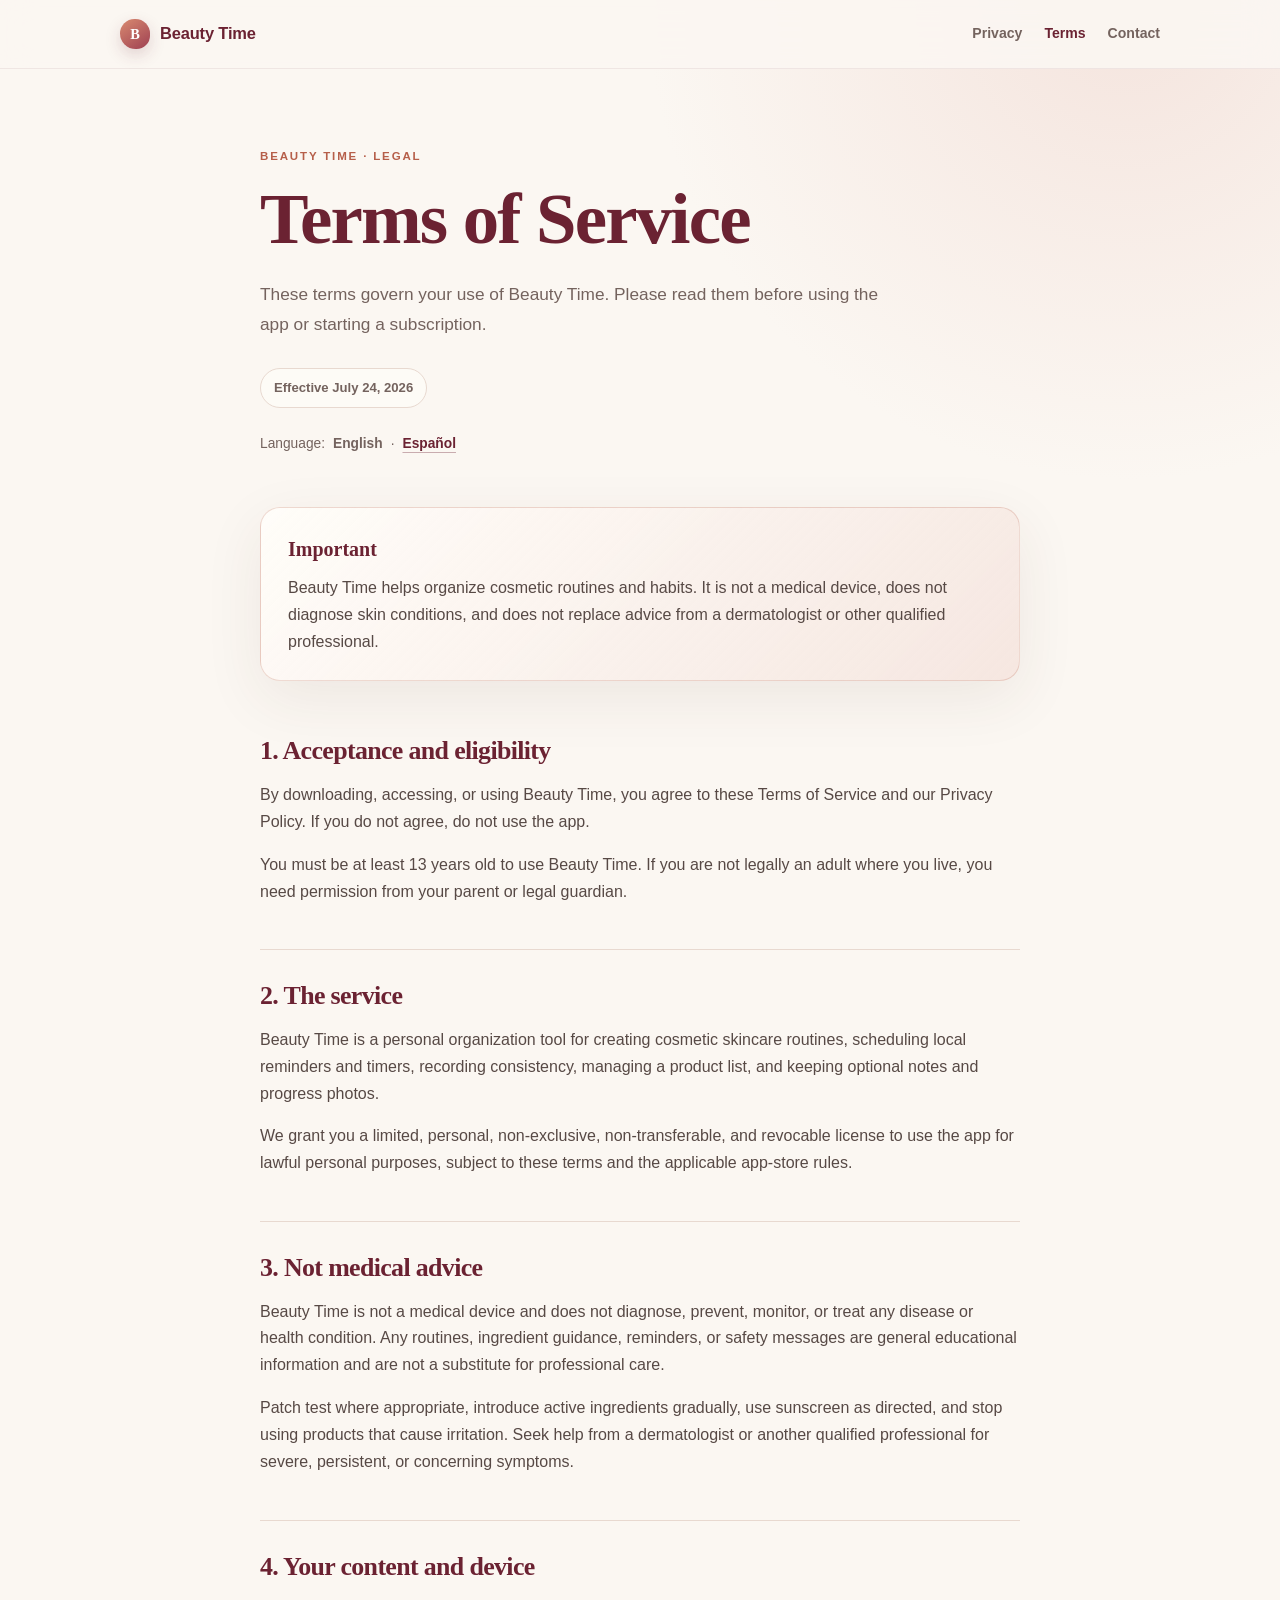
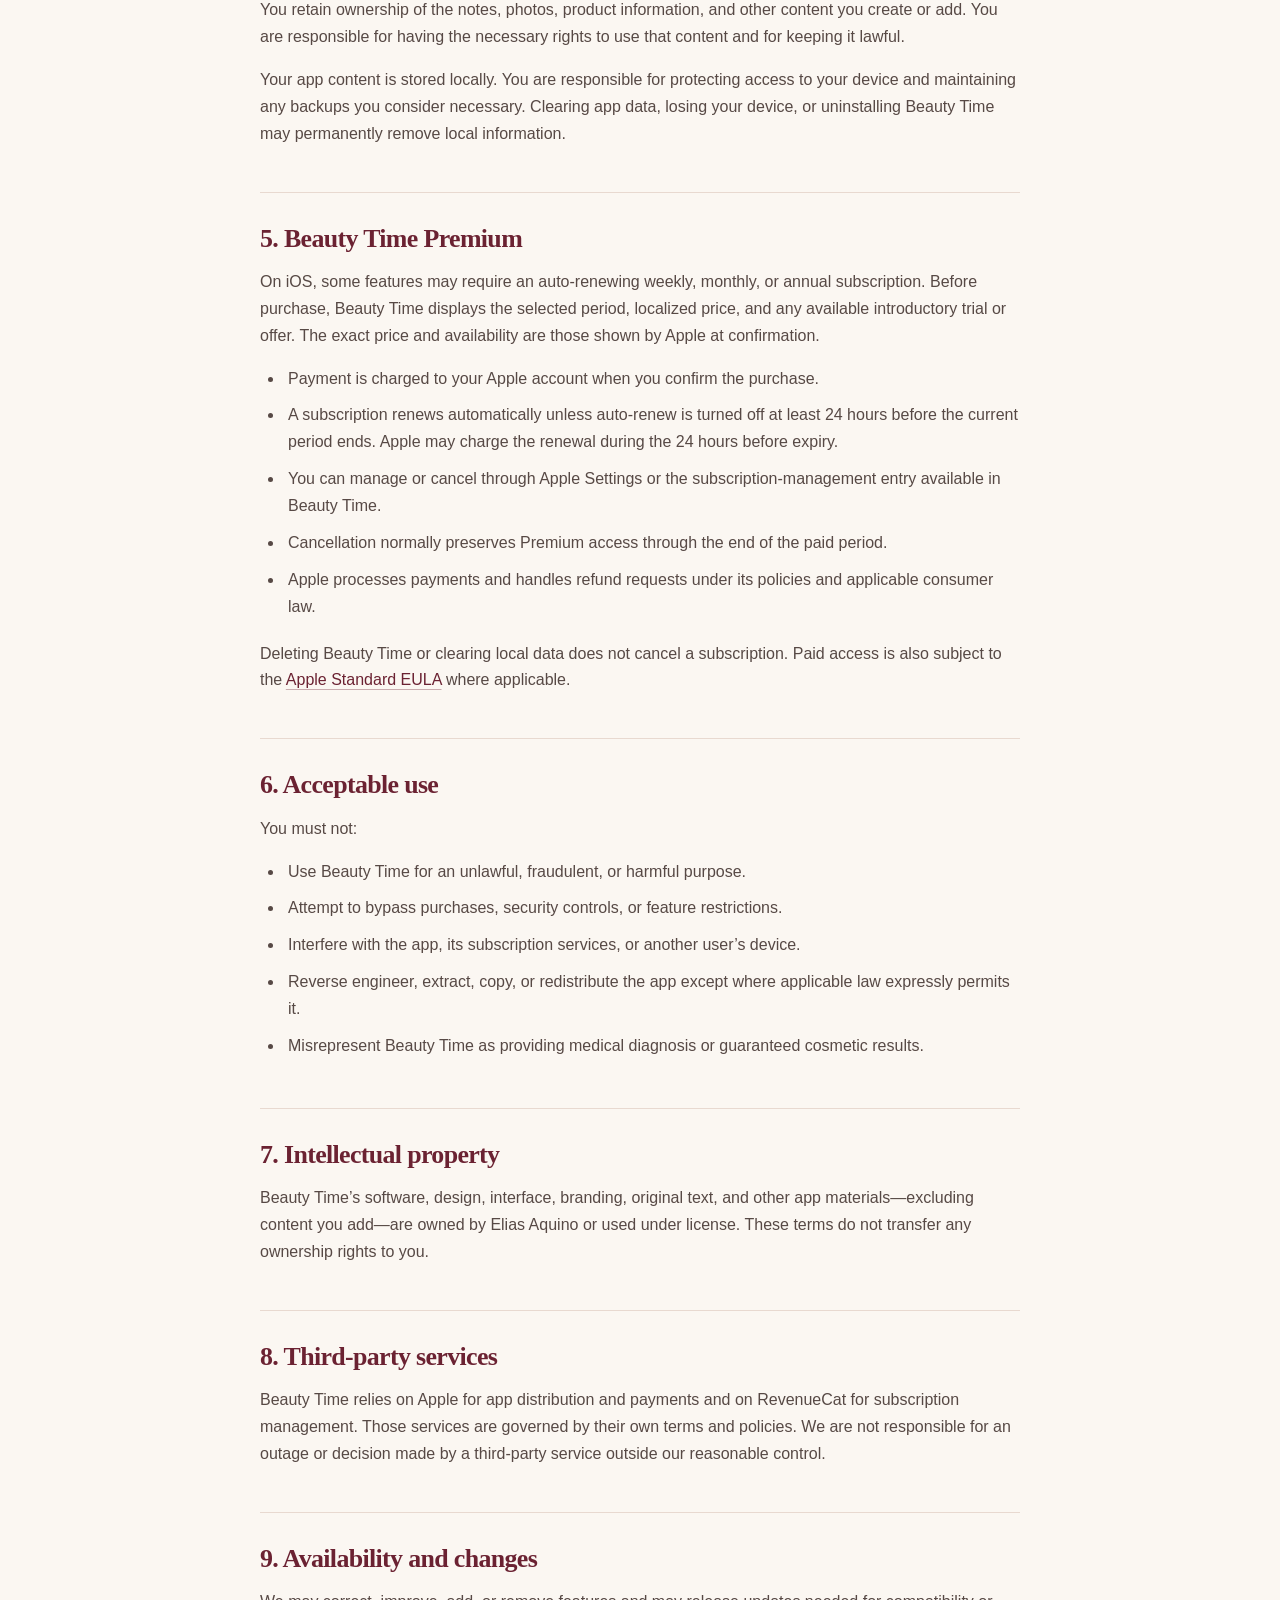
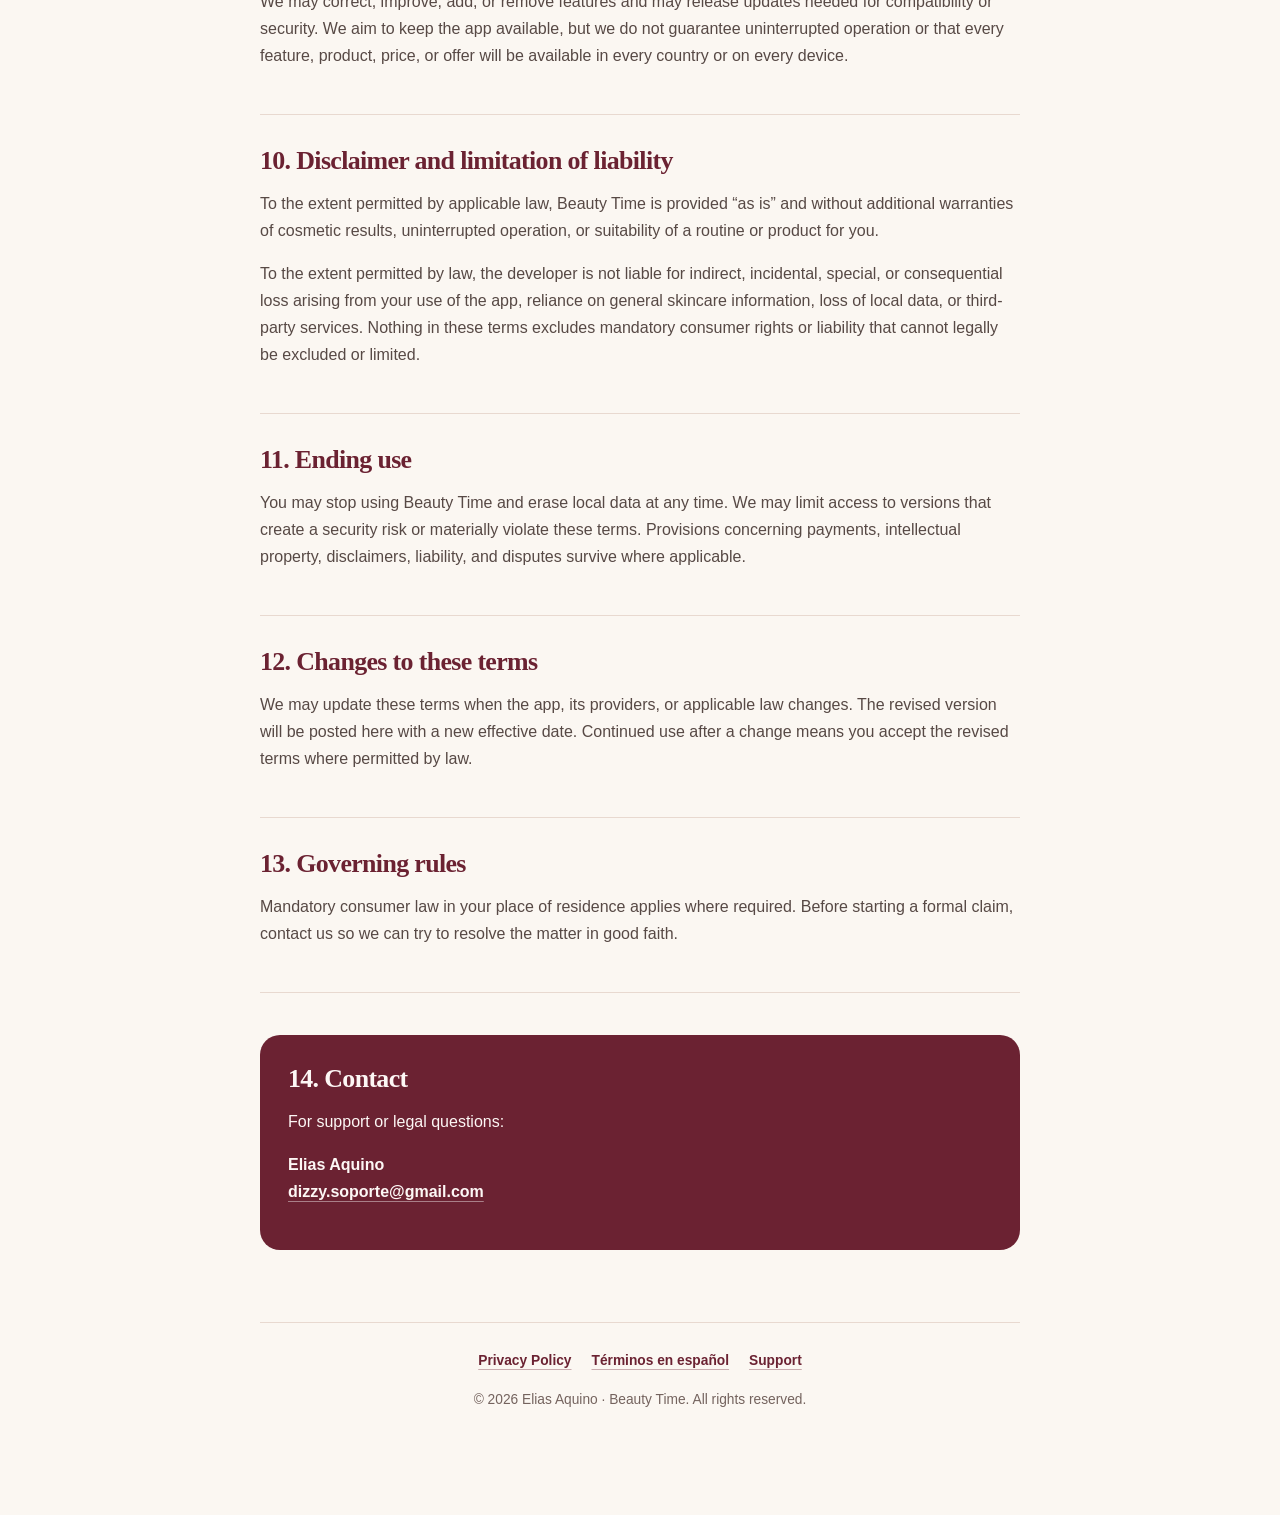
<file: terms.html>
<!DOCTYPE html>
<html lang="en">
<head>
    <meta charset="UTF-8">
    <meta name="viewport" content="width=device-width, initial-scale=1.0">
    <meta name="description" content="Beauty Time Terms of Service, including acceptable use, subscriptions, local content, and skincare safety.">
    <meta name="theme-color" content="#fbf7f2">
    <meta property="og:title" content="Terms of Service · Beauty Time">
    <meta property="og:description" content="The terms that govern your use of Beauty Time.">
    <meta property="og:type" content="website">
    <link rel="canonical" href="https://draco163.github.io/Beauty-Time-Terms-Policy/terms.html">
    <title>Terms of Service · Beauty Time</title>
    <link rel="stylesheet" href="style.css">
</head>
<body>
    <header class="site-header">
        <div class="header-inner">
            <a class="brand" href="index.html" aria-label="Beauty Time privacy">
                <span class="brand-mark" aria-hidden="true">B</span>
                <span>Beauty Time</span>
            </a>
            <nav class="site-nav" aria-label="Legal navigation">
                <a href="index.html">Privacy</a>
                <a href="terms.html" aria-current="page">Terms</a>
                <a class="optional-link" href="#contact">Contact</a>
            </nav>
        </div>
    </header>

    <main class="container">
        <span class="eyebrow">Beauty Time · Legal</span>
        <h1>Terms of Service</h1>
        <p class="intro">These terms govern your use of Beauty Time. Please read them before using the app or starting a subscription.</p>
        <span class="last-updated">Effective July 24, 2026</span>
        <p class="language-switch">Language: <strong>English</strong> · <a href="terms-es.html" hreflang="es">Español</a></p>

        <div class="summary">
            <strong>Important</strong>
            <p>Beauty Time helps organize cosmetic routines and habits. It is not a medical device, does not diagnose skin conditions, and does not replace advice from a dermatologist or other qualified professional.</p>
        </div>

        <section>
            <h2>1. Acceptance and eligibility</h2>
            <p>By downloading, accessing, or using Beauty Time, you agree to these Terms of Service and our Privacy Policy. If you do not agree, do not use the app.</p>
            <p>You must be at least 13 years old to use Beauty Time. If you are not legally an adult where you live, you need permission from your parent or legal guardian.</p>
        </section>

        <section>
            <h2>2. The service</h2>
            <p>Beauty Time is a personal organization tool for creating cosmetic skincare routines, scheduling local reminders and timers, recording consistency, managing a product list, and keeping optional notes and progress photos.</p>
            <p>We grant you a limited, personal, non-exclusive, non-transferable, and revocable license to use the app for lawful personal purposes, subject to these terms and the applicable app-store rules.</p>
        </section>

        <section>
            <h2>3. Not medical advice</h2>
            <p>Beauty Time is not a medical device and does not diagnose, prevent, monitor, or treat any disease or health condition. Any routines, ingredient guidance, reminders, or safety messages are general educational information and are not a substitute for professional care.</p>
            <p>Patch test where appropriate, introduce active ingredients gradually, use sunscreen as directed, and stop using products that cause irritation. Seek help from a dermatologist or another qualified professional for severe, persistent, or concerning symptoms.</p>
        </section>

        <section>
            <h2>4. Your content and device</h2>
            <p>You retain ownership of the notes, photos, product information, and other content you create or add. You are responsible for having the necessary rights to use that content and for keeping it lawful.</p>
            <p>Your app content is stored locally. You are responsible for protecting access to your device and maintaining any backups you consider necessary. Clearing app data, losing your device, or uninstalling Beauty Time may permanently remove local information.</p>
        </section>

        <section>
            <h2>5. Beauty Time Premium</h2>
            <p>On iOS, some features may require an auto-renewing weekly, monthly, or annual subscription. Before purchase, Beauty Time displays the selected period, localized price, and any available introductory trial or offer. The exact price and availability are those shown by Apple at confirmation.</p>
            <ul>
                <li>Payment is charged to your Apple account when you confirm the purchase.</li>
                <li>A subscription renews automatically unless auto-renew is turned off at least 24 hours before the current period ends. Apple may charge the renewal during the 24 hours before expiry.</li>
                <li>You can manage or cancel through Apple Settings or the subscription-management entry available in Beauty Time.</li>
                <li>Cancellation normally preserves Premium access through the end of the paid period.</li>
                <li>Apple processes payments and handles refund requests under its policies and applicable consumer law.</li>
            </ul>
            <p>Deleting Beauty Time or clearing local data does not cancel a subscription. Paid access is also subject to the <a href="https://www.apple.com/legal/internet-services/itunes/dev/stdeula/" rel="noopener noreferrer">Apple Standard EULA</a> where applicable.</p>
        </section>

        <section>
            <h2>6. Acceptable use</h2>
            <p>You must not:</p>
            <ul>
                <li>Use Beauty Time for an unlawful, fraudulent, or harmful purpose.</li>
                <li>Attempt to bypass purchases, security controls, or feature restrictions.</li>
                <li>Interfere with the app, its subscription services, or another user’s device.</li>
                <li>Reverse engineer, extract, copy, or redistribute the app except where applicable law expressly permits it.</li>
                <li>Misrepresent Beauty Time as providing medical diagnosis or guaranteed cosmetic results.</li>
            </ul>
        </section>

        <section>
            <h2>7. Intellectual property</h2>
            <p>Beauty Time’s software, design, interface, branding, original text, and other app materials—excluding content you add—are owned by Elias Aquino or used under license. These terms do not transfer any ownership rights to you.</p>
        </section>

        <section>
            <h2>8. Third-party services</h2>
            <p>Beauty Time relies on Apple for app distribution and payments and on RevenueCat for subscription management. Those services are governed by their own terms and policies. We are not responsible for an outage or decision made by a third-party service outside our reasonable control.</p>
        </section>

        <section>
            <h2>9. Availability and changes</h2>
            <p>We may correct, improve, add, or remove features and may release updates needed for compatibility or security. We aim to keep the app available, but we do not guarantee uninterrupted operation or that every feature, product, price, or offer will be available in every country or on every device.</p>
        </section>

        <section>
            <h2>10. Disclaimer and limitation of liability</h2>
            <p>To the extent permitted by applicable law, Beauty Time is provided “as is” and without additional warranties of cosmetic results, uninterrupted operation, or suitability of a routine or product for you.</p>
            <p>To the extent permitted by law, the developer is not liable for indirect, incidental, special, or consequential loss arising from your use of the app, reliance on general skincare information, loss of local data, or third-party services. Nothing in these terms excludes mandatory consumer rights or liability that cannot legally be excluded or limited.</p>
        </section>

        <section>
            <h2>11. Ending use</h2>
            <p>You may stop using Beauty Time and erase local data at any time. We may limit access to versions that create a security risk or materially violate these terms. Provisions concerning payments, intellectual property, disclaimers, liability, and disputes survive where applicable.</p>
        </section>

        <section>
            <h2>12. Changes to these terms</h2>
            <p>We may update these terms when the app, its providers, or applicable law changes. The revised version will be posted here with a new effective date. Continued use after a change means you accept the revised terms where permitted by law.</p>
        </section>

        <section>
            <h2>13. Governing rules</h2>
            <p>Mandatory consumer law in your place of residence applies where required. Before starting a formal claim, contact us so we can try to resolve the matter in good faith.</p>
        </section>

        <section class="contact-card" id="contact">
            <h2>14. Contact</h2>
            <p>For support or legal questions:</p>
            <p><strong>Elias Aquino</strong><br><a href="mailto:dizzy.soporte@gmail.com">dizzy.soporte@gmail.com</a></p>
        </section>

        <footer class="footer">
            <div class="footer-links">
                <a href="index.html">Privacy Policy</a>
                <a href="terms-es.html" hreflang="es">Términos en español</a>
                <a href="mailto:dizzy.soporte@gmail.com">Support</a>
            </div>
            <p>&copy; 2026 Elias Aquino · Beauty Time. All rights reserved.</p>
        </footer>
    </main>
</body>
</html>
</file>
<file: style.css>
:root {
    color-scheme: light dark;
    --page: #fbf7f2;
    --surface: #fffdf9;
    --text: #2d211f;
    --heading: #6b2232;
    --accent: #b65f4a;
    --accent-soft: #f2ddd6;
    --muted: #74635e;
    --line: #e8d9d0;
    --shadow: 0 18px 60px rgba(82, 47, 39, 0.08);
    --content: 760px;
    --font: -apple-system, BlinkMacSystemFont, "Segoe UI", Roboto, Helvetica, Arial, sans-serif;
}

* {
    box-sizing: border-box;
}

html {
    scroll-behavior: smooth;
}

body {
    min-height: 100vh;
    margin: 0;
    color: var(--text);
    background:
        radial-gradient(circle at 88% 0, rgba(242, 221, 214, 0.72), transparent 30rem),
        var(--page);
    font-family: var(--font);
    line-height: 1.68;
    -webkit-font-smoothing: antialiased;
    text-rendering: optimizeLegibility;
}

a {
    color: var(--heading);
    text-decoration-color: rgba(107, 34, 50, 0.35);
    text-decoration-thickness: 1px;
    text-underline-offset: 4px;
}

a:hover {
    color: var(--accent);
    text-decoration-color: currentColor;
}

a:focus-visible {
    border-radius: 4px;
    outline: 3px solid rgba(182, 95, 74, 0.35);
    outline-offset: 3px;
}

.site-header {
    position: sticky;
    top: 0;
    z-index: 10;
    border-bottom: 1px solid rgba(107, 34, 50, 0.08);
    background: rgba(251, 247, 242, 0.9);
    backdrop-filter: blur(16px);
}

.header-inner {
    width: min(100% - 36px, 1040px);
    min-height: 68px;
    margin: 0 auto;
    display: flex;
    align-items: center;
    justify-content: space-between;
    gap: 24px;
}

.brand {
    display: inline-flex;
    align-items: center;
    gap: 10px;
    color: var(--heading);
    font-size: 1.03rem;
    font-weight: 760;
    text-decoration: none;
    letter-spacing: -0.01em;
}

.brand-mark {
    width: 30px;
    height: 30px;
    display: grid;
    place-items: center;
    border-radius: 50% 50% 46% 54%;
    color: #fff;
    background: linear-gradient(145deg, #d98a70, #9e4052);
    box-shadow: 0 6px 16px rgba(107, 34, 50, 0.18);
    font-family: Georgia, "Times New Roman", serif;
    font-size: 0.9rem;
}

.site-nav {
    display: flex;
    align-items: center;
    gap: 22px;
    color: var(--muted);
    font-size: 0.88rem;
    font-weight: 650;
}

.site-nav a {
    color: inherit;
    text-decoration: none;
}

.site-nav a[aria-current="page"] {
    color: var(--heading);
}

.container {
    width: min(100% - 36px, var(--content));
    margin: 0 auto;
    padding: 78px 0 88px;
}

.eyebrow {
    display: block;
    margin-bottom: 16px;
    color: var(--accent);
    font-size: 0.72rem;
    font-weight: 800;
    letter-spacing: 0.16em;
    text-transform: uppercase;
}

h1,
h2 {
    color: var(--heading);
    font-family: Georgia, "Times New Roman", serif;
    letter-spacing: -0.025em;
}

h1 {
    max-width: 680px;
    margin: 0 0 14px;
    font-size: clamp(2.65rem, 8vw, 4.55rem);
    font-weight: 700;
    line-height: 1.02;
}

.intro {
    max-width: 650px;
    margin: 22px 0 0;
    color: var(--muted);
    font-size: 1.08rem;
    line-height: 1.78;
}

.last-updated {
    display: inline-flex;
    margin-top: 28px;
    border: 1px solid var(--line);
    border-radius: 999px;
    padding: 8px 13px;
    color: var(--muted);
    background: rgba(255, 253, 249, 0.65);
    font-size: 0.82rem;
    font-weight: 650;
}

.language-switch {
    display: flex;
    align-items: center;
    gap: 8px;
    margin: 24px 0 0;
    color: var(--muted);
    font-size: 0.86rem;
}

.language-switch a {
    font-weight: 700;
}

.summary {
    margin: 52px 0;
    padding: 25px 27px;
    border: 1px solid rgba(182, 95, 74, 0.22);
    border-radius: 20px;
    background: linear-gradient(135deg, rgba(255, 253, 249, 0.94), rgba(242, 221, 214, 0.62));
    box-shadow: var(--shadow);
}

.summary strong {
    display: block;
    margin-bottom: 8px;
    color: var(--heading);
    font-family: Georgia, "Times New Roman", serif;
    font-size: 1.25rem;
}

.summary p {
    margin: 0;
}

main section {
    padding: 2px 0 28px;
    margin-bottom: 28px;
    border-bottom: 1px solid var(--line);
    scroll-margin-top: 96px;
}

main section:last-of-type {
    border-bottom: 0;
}

h2 {
    margin: 0 0 14px;
    font-size: 1.62rem;
    font-weight: 700;
    line-height: 1.25;
}

p,
li {
    color: #574945;
    font-size: 1rem;
}

p {
    margin: 0 0 16px;
}

ul {
    margin: 12px 0 20px;
    padding-left: 24px;
}

li {
    margin-bottom: 10px;
    padding-left: 4px;
}

.contact-card {
    margin-top: 42px;
    padding: 28px;
    border-radius: 20px;
    color: #fdf7f5;
    background: var(--heading);
}

.contact-card h2,
.contact-card p,
.contact-card a {
    color: inherit;
}

.contact-card a {
    font-weight: 750;
    text-decoration-color: rgba(255, 255, 255, 0.42);
}

.footer {
    margin-top: 72px;
    padding-top: 26px;
    border-top: 1px solid var(--line);
    color: var(--muted);
    font-size: 0.86rem;
    text-align: center;
}

.footer-links {
    display: flex;
    flex-wrap: wrap;
    justify-content: center;
    gap: 12px 20px;
    margin-bottom: 16px;
}

.footer-links a {
    font-weight: 700;
}

.footer p {
    color: inherit;
    font-size: inherit;
}

@media (max-width: 620px) {
    .site-header {
        position: static;
    }

    .header-inner {
        min-height: 64px;
    }

    .site-nav {
        gap: 14px;
        font-size: 0.8rem;
    }

    .site-nav .optional-link {
        display: none;
    }

    .container {
        padding: 54px 0 70px;
    }

    .summary {
        margin: 40px 0;
        padding: 22px;
    }
}

@media (prefers-color-scheme: dark) {
    :root {
        --page: #171313;
        --surface: #211b1a;
        --text: #f7efeb;
        --heading: #f4c6bc;
        --accent: #e49a83;
        --accent-soft: #432c2d;
        --muted: #bcaeaa;
        --line: #3b302d;
        --shadow: none;
    }

    body {
        background:
            radial-gradient(circle at 88% 0, rgba(112, 48, 63, 0.26), transparent 28rem),
            var(--page);
    }

    .site-header {
        background: rgba(23, 19, 19, 0.9);
    }

    p,
    li {
        color: #d9cfcc;
    }

    .last-updated {
        background: rgba(33, 27, 26, 0.7);
    }

    .summary {
        background: linear-gradient(135deg, rgba(33, 27, 26, 0.98), rgba(67, 44, 45, 0.74));
    }

    .contact-card {
        color: #fff8f5;
        background: #542432;
    }
}

@media print {
    .site-header,
    .language-switch,
    .footer-links {
        display: none;
    }

    body {
        background: #fff;
    }

    .container {
        width: 100%;
        padding: 0;
    }

    .summary,
    .contact-card {
        box-shadow: none;
    }
}
</file>
